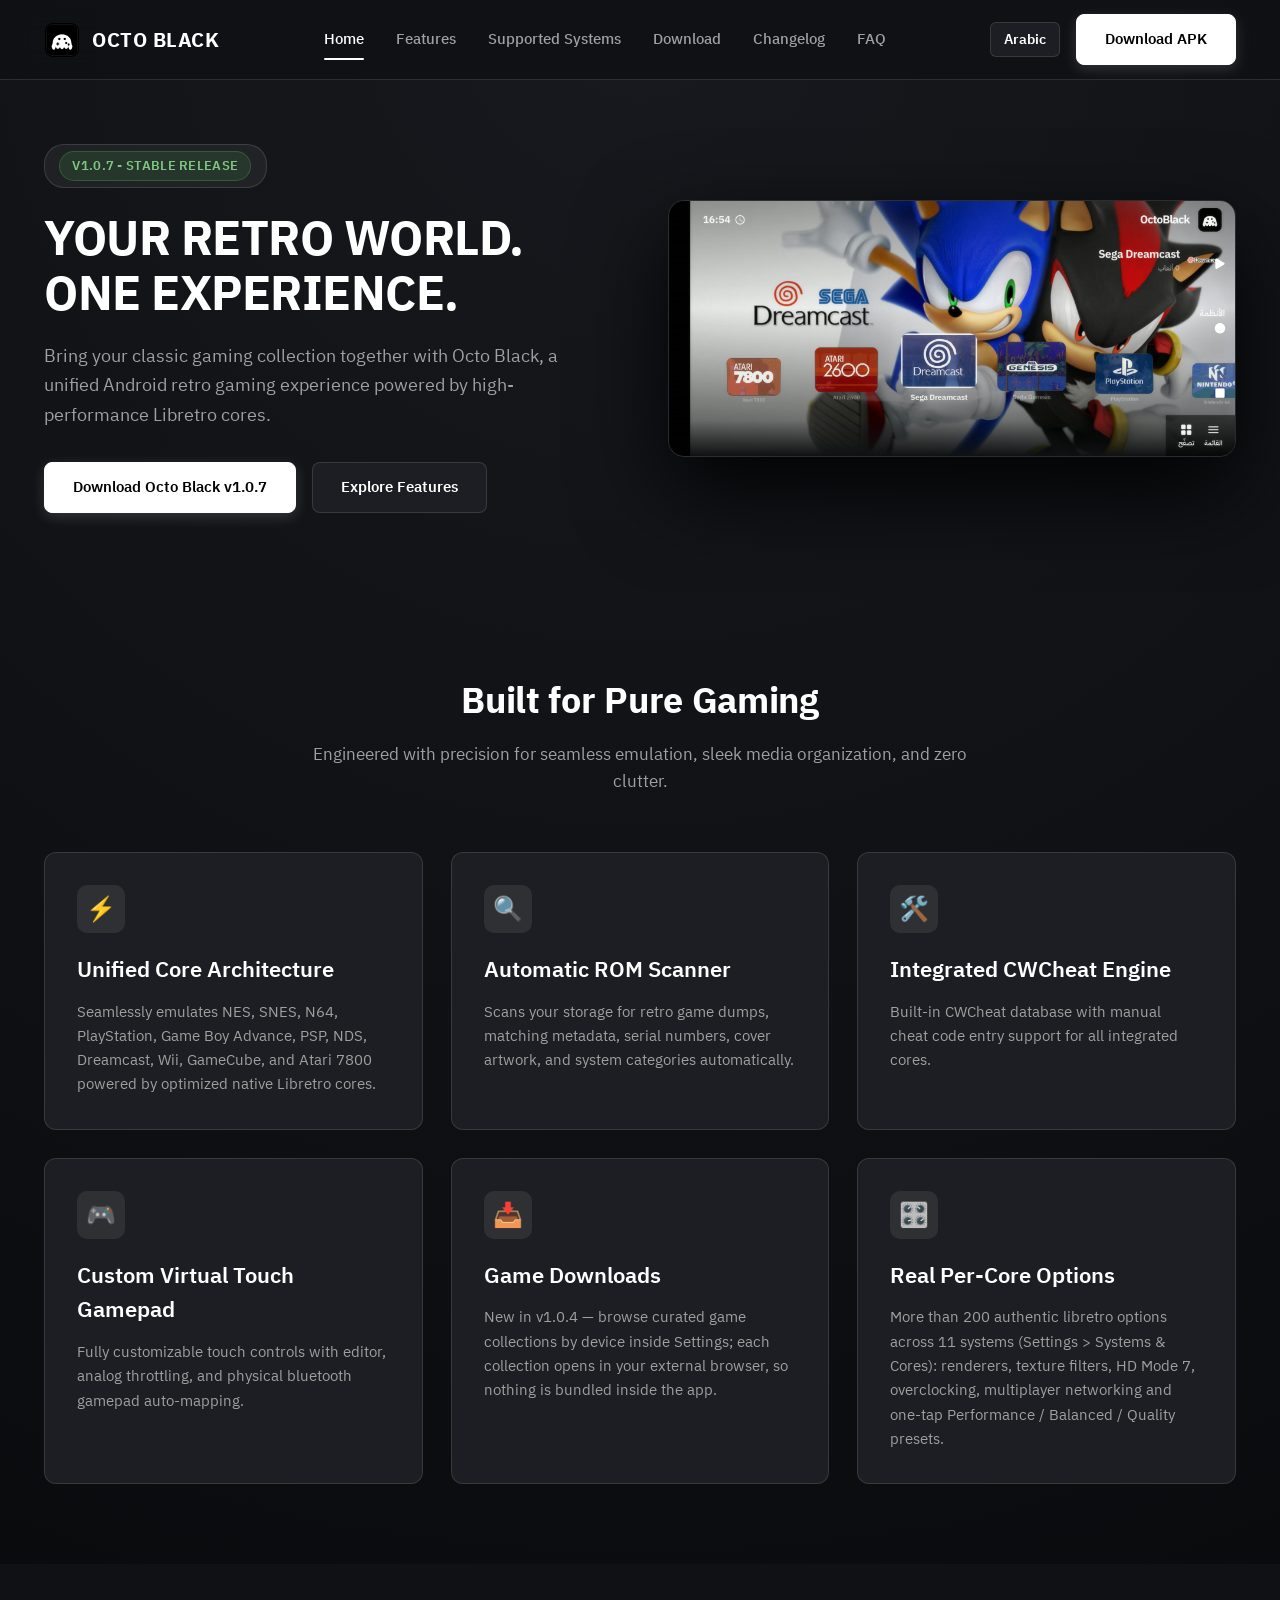
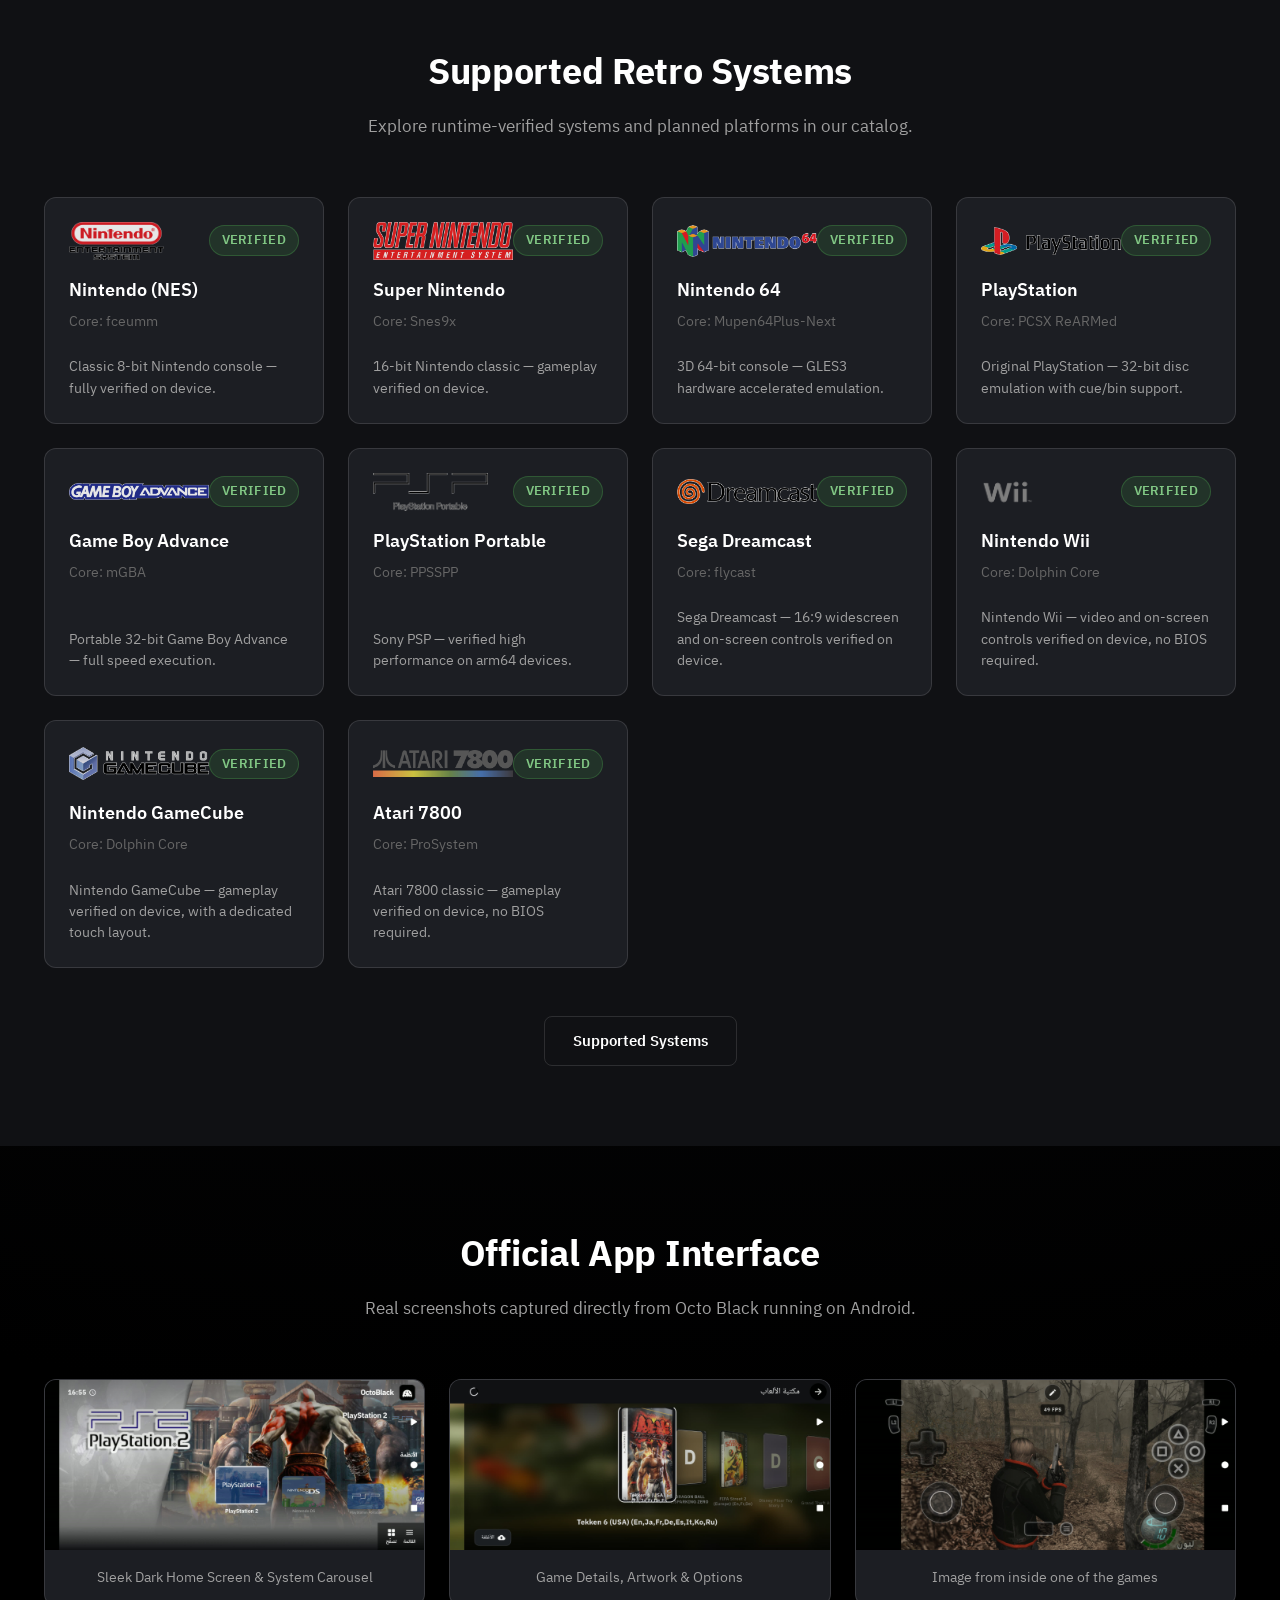
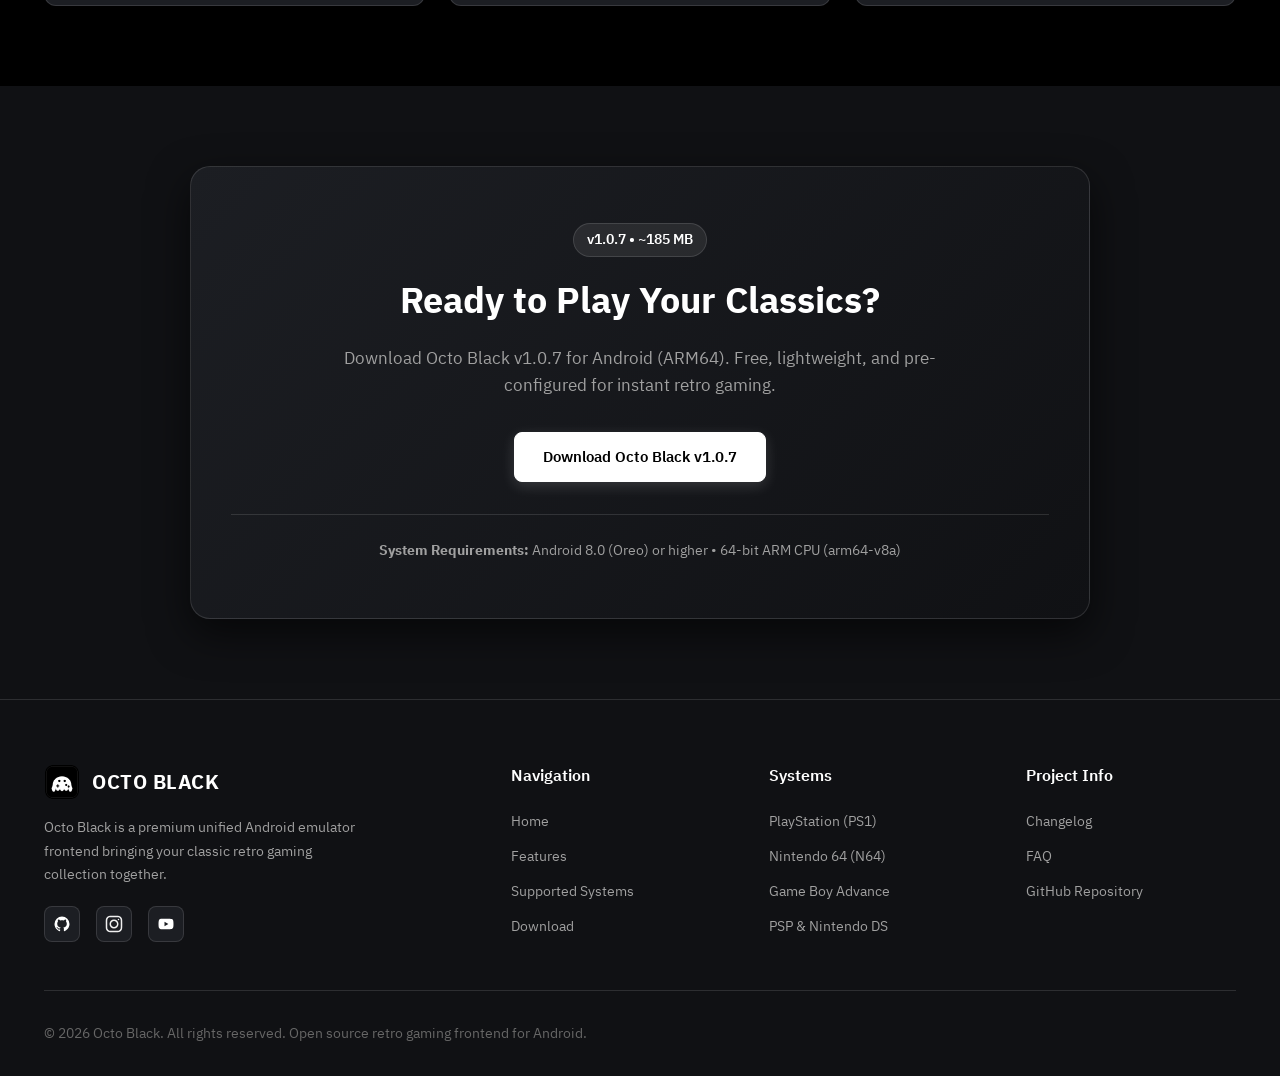
<file: index.html>
<!DOCTYPE html>
<html lang="en" dir="ltr">
<head>
  <meta charset="UTF-8">
  <meta name="viewport" content="width=device-width, initial-scale=1.0">
  <title>Octo Black — Official Unified Retro Gaming Frontend for Android</title>
  <meta name="description" content="Bring your classic retro gaming collection together with Octo Black v1.0.7. A unified Android frontend powered by high-performance Libretro cores.">
  <meta name="keywords" content="Octo Black, Android Emulator, Retro Gaming, Libretro, PS1 Emulator, GBA Emulator, N64 Emulator, PSP Emulator, Wii Emulator, GameCube Emulator, Atari 7800 Emulator, Android Frontend">

  <!-- Open Graph / Facebook -->
  <meta property="og:type" content="website">
  <meta property="og:title" content="Octo Black — Official Unified Retro Gaming Frontend">
  <meta property="og:description" content="Bring your classic retro gaming collection together with Octo Black. Unified Android frontend for NES, SNES, N64, PS1, GBA, PSP, NDS, Wii, GameCube, and Atari 7800.">
  <meta property="og:image" content="assets/images/introduction_images/1.jpg">
  <meta property="og:url" content="https://octoblack.app/">

  <!-- Twitter Card -->
  <meta name="twitter:card" content="summary_large_image">
  <meta name="twitter:title" content="Octo Black — Official Unified Retro Gaming Frontend">
  <meta name="twitter:description" content="Unified Android retro gaming experience powered by high-performance Libretro cores.">
  <meta name="twitter:image" content="assets/images/introduction_images/1.jpg">

  <!-- Favicon -->
  <link rel="icon" type="image/png" href="assets/systems_logos/my_logo/octoblack-logo.png">
  <link rel="manifest" href="manifest.webmanifest">
  <meta name="theme-color" content="#101114">

  <!-- Structured Data (SEO) -->
  <script type="application/ld+json">
  {
    "@context": "https://schema.org",
    "@type": "SoftwareApplication",
    "name": "Octo Black",
    "alternateName": "Octo Black Retro Emulator",
    "description": "Unified Android retro gaming frontend powered by high-performance Libretro cores, with NES, SNES, N64, PS1, GBA, PSP, NDS, Dreamcast, Wii, GameCube, and Atari 7800 support.",
    "applicationCategory": "GameApplication",
    "operatingSystem": "Android 8.0+",
    "softwareVersion": "1.0.7",
    "url": "https://octoblack.app/",
    "image": "https://octoblack.app/assets/images/promo_shot.jpg",
    "offers": {
      "@type": "Offer",
      "price": "0",
      "priceCurrency": "USD"
    }
  }
  </script>

  <!-- Stylesheet -->
  <link rel="stylesheet" href="css/style.css">
</head>
<body>

  <!-- Header / Navigation Bar -->
  <header class="navbar-header">
    <div class="container nav-container">
      <a href="index.html" class="brand-logo" aria-label="Octo Black Home">
        <img src="assets/systems_logos/my_logo/octoblack-logo.png" alt="Octo Black Logo" width="36" height="36">
        <span>OCTO BLACK</span>
      </a>

      <nav class="nav-menu" id="navMenu">
        <a href="index.html" class="nav-link active" data-i18n="nav_home">Home</a>
        <a href="features.html" class="nav-link" data-i18n="nav_features">Features</a>
        <a href="systems.html" class="nav-link" data-i18n="nav_systems">Supported Systems</a>
        <a href="download.html" class="nav-link" data-i18n="nav_download">Download</a>
        <a href="changelog.html" class="nav-link" data-i18n="nav_changelog">Changelog</a>
        <a href="faq.html" class="nav-link" data-i18n="nav_faq">FAQ</a>
      </nav>

      <div class="header-actions">
        <button class="lang-btn" aria-label="Switch Language">
          <span class="lang-btn-text">عربي</span>
        </button>
        <a href="download.html" class="btn btn-primary btn-sm github-dl-link" data-i18n="btn_download_apk">Download APK</a>
        <button class="mobile-toggle" id="mobileToggle" aria-label="Toggle navigation menu" aria-expanded="false">
          <span></span>
          <span></span>
          <span></span>
        </button>
      </div>
    </div>
  </header>

  <main>
    <!-- Hero Section -->
    <section class="hero-section">
      <div class="container hero-grid">
        <div class="hero-content">
          <div class="hero-tag">
            <span class="badge badge-status-supported" id="releaseStatusBadge">v1.0.7 Official Release</span>
          </div>
          <h1 class="hero-title" data-i18n="hero_title">YOUR RETRO WORLD. ONE EXPERIENCE.</h1>
          <p class="hero-description" data-i18n="hero_desc">
            Bring your classic gaming collection together with Octo Black, a unified Android retro gaming experience powered by high-performance Libretro cores.
          </p>
          <div class="hero-actions">
            <a href="download.html" class="btn btn-primary github-dl-link" data-i18n="hero_btn_download">Download Octo Black v1.0.7</a>
            <a href="features.html" class="btn btn-secondary" data-i18n="hero_btn_explore">Explore Features</a>
          </div>
        </div>

        <div class="hero-preview">
          <div class="hero-promo">
            <img src="assets/images/promo_shot.jpg" alt="Octo Black — all classic games in one app" loading="eager">
          </div>
        </div>
      </div>
    </section>

    <!-- Features Overview Section -->
    <section class="section">
      <div class="container">
        <div class="section-header">
          <h2 class="section-title" data-i18n="home_features_title">Built for Pure Gaming</h2>
          <p class="section-subtitle" data-i18n="home_features_subtitle">Engineered with precision for seamless emulation, sleek media organization, and zero clutter.</p>
        </div>

        <div class="grid-cards">
          <div class="card">
            <div class="card-icon">⚡</div>
            <h3 class="card-title" data-i18n="feat_1_title">Unified Core Architecture</h3>
            <p class="card-text" data-i18n="feat_1_desc">Seamlessly emulates NES, SNES, N64, PlayStation, Game Boy Advance, PSP, NDS, Dreamcast, Wii, GameCube, and Atari 7800 powered by optimized native Libretro cores.</p>
          </div>

          <div class="card">
            <div class="card-icon">🔍</div>
            <h3 class="card-title" data-i18n="feat_2_title">Automatic ROM Scanner</h3>
            <p class="card-text" data-i18n="feat_2_desc">Scans your storage for retro game dumps, matching metadata, serial numbers, cover artwork, and system categories automatically.</p>
          </div>

          <div class="card">
            <div class="card-icon">🛠️</div>
            <h3 class="card-title" data-i18n="feat_3_title">Integrated CWCheat Engine</h3>
            <p class="card-text" data-i18n="feat_3_desc">Built-in CWCheat database with manual cheat code entry support for all integrated cores.</p>
          </div>

          <div class="card">
            <div class="card-icon">🎮</div>
            <h3 class="card-title" data-i18n="feat_4_title">Custom Virtual Touch Gamepad</h3>
            <p class="card-text" data-i18n="feat_4_desc">Fully customizable touch controls with editor, analog throttling, and physical bluetooth gamepad auto-mapping.</p>
          </div>

          <div class="card">
            <div class="card-icon">📥</div>
            <h3 class="card-title" data-i18n="feat_5_title">Game Downloads</h3>
            <p class="card-text" data-i18n="feat_5_desc">New in v1.0.4 — browse curated game collections by device inside Settings; each collection opens in your external browser, so nothing is bundled inside the app.</p>
          </div>

          <div class="card">
            <div class="card-icon">🎛️</div>
            <h3 class="card-title" data-i18n="feat_6_title">Real Per-Core Options</h3>
            <p class="card-text" data-i18n="feat_6_desc">More than 200 authentic libretro options across 11 systems (Settings > Systems & Cores): renderers, texture filters, HD Mode 7, overclocking, multiplayer networking and one-tap Performance / Balanced / Quality presets.</p>
          </div>
        </div>
      </div>
    </section>

    <!-- Supported Systems Strip Section -->
    <section class="section" style="background-color: var(--bg-obsidian);">
      <div class="container">
        <div class="section-header">
          <h2 class="section-title" data-i18n="home_systems_title">Supported Retro Systems</h2>
          <p class="section-subtitle" data-i18n="home_systems_subtitle">Explore runtime-verified systems and planned platforms in our catalog.</p>
        </div>

        <div class="systems-grid">
          <!-- NES -->
          <div class="system-card">
            <div class="system-card-header">
              <img src="assets/systems_logos/Consoles/Nintendo Entertainment System.png" alt="NES Logo" class="system-logo" loading="lazy">
              <span class="badge badge-status-supported">Verified</span>
            </div>
            <h3 class="system-name">Nintendo (NES)</h3>
            <div class="system-engine">Core: fceumm</div>
            <p class="system-desc">Classic 8-bit Nintendo console — fully verified on device.</p>
          </div>

          <!-- SNES -->
          <div class="system-card">
            <div class="system-card-header">
              <img src="assets/systems_logos/Consoles/Super Nintendo Entertainment System.png" alt="SNES Logo" class="system-logo" loading="lazy">
              <span class="badge badge-status-supported">Verified</span>
            </div>
            <h3 class="system-name">Super Nintendo</h3>
            <div class="system-engine">Core: Snes9x</div>
            <p class="system-desc">16-bit Nintendo classic — gameplay verified on device.</p>
          </div>

          <!-- N64 -->
          <div class="system-card">
            <div class="system-card-header">
              <img src="assets/systems_logos/Consoles/Nintendo 64.png" alt="N64 Logo" class="system-logo" loading="lazy">
              <span class="badge badge-status-supported">Verified</span>
            </div>
            <h3 class="system-name">Nintendo 64</h3>
            <div class="system-engine">Core: Mupen64Plus-Next</div>
            <p class="system-desc">3D 64-bit console — GLES3 hardware accelerated emulation.</p>
          </div>

          <!-- PS1 -->
          <div class="system-card">
            <div class="system-card-header">
              <img src="assets/systems_logos/Consoles/Sony Playstation.png" alt="PS1 Logo" class="system-logo" loading="lazy">
              <span class="badge badge-status-supported">Verified</span>
            </div>
            <h3 class="system-name">PlayStation</h3>
            <div class="system-engine">Core: PCSX ReARMed</div>
            <p class="system-desc">Original PlayStation — 32-bit disc emulation with cue/bin support.</p>
          </div>

          <!-- GBA -->
          <div class="system-card">
            <div class="system-card-header">
              <img src="assets/systems_logos/Handhelds/Nintendo Game Boy Advance.png" alt="GBA Logo" class="system-logo" loading="lazy">
              <span class="badge badge-status-supported">Verified</span>
            </div>
            <h3 class="system-name">Game Boy Advance</h3>
            <div class="system-engine">Core: mGBA</div>
            <p class="system-desc">Portable 32-bit Game Boy Advance — full speed execution.</p>
          </div>

          <!-- PSP -->
          <div class="system-card">
            <div class="system-card-header">
              <img src="assets/systems_logos/Handhelds/Sony PSP.png" alt="PSP Logo" class="system-logo" loading="lazy">
              <span class="badge badge-status-supported">Verified</span>
            </div>
            <h3 class="system-name">PlayStation Portable</h3>
            <div class="system-engine">Core: PPSSPP</div>
            <p class="system-desc">Sony PSP — verified high performance on arm64 devices.</p>
          </div>

          <!-- Dreamcast -->
          <div class="system-card">
            <div class="system-card-header">
              <img src="assets/systems_logos/Consoles/Sega Dreamcast.png" alt="Dreamcast Logo" class="system-logo" loading="lazy">
              <span class="badge badge-status-supported">Verified</span>
            </div>
            <h3 class="system-name">Sega Dreamcast</h3>
            <div class="system-engine">Core: flycast</div>
            <p class="system-desc">Sega Dreamcast — 16:9 widescreen and on-screen controls verified on device.</p>
          </div>

          <!-- Nintendo Wii -->
          <div class="system-card">
            <div class="system-card-header">
              <img src="assets/systems_logos/Consoles/Nintendo Wii.png" alt="Nintendo Wii Logo" class="system-logo" loading="lazy">
              <span class="badge badge-status-supported">Verified</span>
            </div>
            <h3 class="system-name">Nintendo Wii</h3>
            <div class="system-engine">Core: Dolphin Core</div>
            <p class="system-desc">Nintendo Wii — video and on-screen controls verified on device, no BIOS required.</p>
          </div>

          <!-- Nintendo GameCube -->
          <div class="system-card">
            <div class="system-card-header">
              <img src="assets/systems_logos/Consoles/Nintendo GameCube.png" alt="GameCube Logo" class="system-logo" loading="lazy">
              <span class="badge badge-status-supported">Verified</span>
            </div>
            <h3 class="system-name">Nintendo GameCube</h3>
            <div class="system-engine">Core: Dolphin Core</div>
            <p class="system-desc">Nintendo GameCube — gameplay verified on device, with a dedicated touch layout.</p>
          </div>

          <!-- Atari 7800 -->
          <div class="system-card">
            <div class="system-card-header">
              <img src="assets/systems_logos/Consoles/Atari 7800.png" alt="Atari 7800 Logo" class="system-logo" loading="lazy">
              <span class="badge badge-status-supported">Verified</span>
            </div>
            <h3 class="system-name">Atari 7800</h3>
            <div class="system-engine">Core: ProSystem</div>
            <p class="system-desc">Atari 7800 classic — gameplay verified on device, no BIOS required.</p>
          </div>
        </div>

        <div style="text-align: center; margin-top: 3rem;">
          <a href="systems.html" class="btn btn-outline" data-i18n="nav_systems">View All Supported Systems</a>
        </div>
      </div>
    </section>

    <!-- App Screenshot Gallery Section -->
    <section class="section">
      <div class="container">
        <div class="section-header">
          <h2 class="section-title" data-i18n="gallery_title">Official App Interface</h2>
          <p class="section-subtitle" data-i18n="gallery_subtitle">Real screenshots captured directly from Octo Black running on Android.</p>
        </div>

        <div class="gallery-grid">
          <div class="gallery-item">
            <img src="assets/images/introduction_images/1.jpg" alt="Octo Black Home Interface" loading="lazy">
            <div class="gallery-caption" data-i18n="cap_1">Sleek Dark Home Screen & System Carousel</div>
          </div>
          <div class="gallery-item">
            <img src="assets/images/introduction_images/2.jpg" alt="Octo Black Game Details" loading="lazy">
            <div class="gallery-caption" data-i18n="cap_2">Game Details, Artwork & Options</div>
          </div>
          <div class="gallery-item">
            <img src="assets/images/introduction_images/3.jpg" alt="Octo Black Game Image" loading="lazy">
            <div class="gallery-caption" data-i18n="cap_3">Image from inside one of the games</div>
          </div>
        </div>
      </div>
    </section>

    <!-- Download Section -->
    <section class="section" style="background-color: var(--bg-obsidian);">
      <div class="container">
        <div class="download-card">
          <div class="download-version-tag">
            <span id="releaseVersionTag">v1.0.7</span> • <span id="releaseFileSize">~185 MB</span>
          </div>
          <h2 class="download-title" data-i18n="home_dl_title">Ready to Play Your Classics?</h2>
          <p class="download-desc" data-i18n="home_dl_desc">Download Octo Black v1.0.7 for Android (ARM64). Free, lightweight, and pre-configured for instant retro gaming.</p>
          <a href="download.html" class="btn btn-primary github-dl-link" data-i18n="hero_btn_download">Download Octo Black v1.0.7</a>

          <div class="download-details-meta">
            <div><strong data-i18n="dl_req_title">System Requirements:</strong> <span data-i18n="dl_req_desc">Android 8.0 (Oreo) or higher • 64-bit ARM CPU</span></div>
          </div>
        </div>
      </div>
    </section>
  </main>

  <!-- Footer -->
  <footer class="site-footer">
    <div class="container">
      <div class="footer-grid">
        <div class="footer-brand">
          <a href="index.html" class="brand-logo">
            <img src="assets/systems_logos/my_logo/octoblack-logo.png" alt="Octo Black Logo" width="32" height="32">
            <span>OCTO BLACK</span>
          </a>
          <p data-i18n="footer_brand_desc">Octo Black is a premium unified Android emulator frontend bringing your classic retro gaming collection together.</p>
          <div class="footer-socials">
            <a href="https://github.com/Amoryali" target="_blank" rel="noopener" class="social-icon-btn" aria-label="GitHub">
              <img src="assets/social_icons/github.svg" alt="GitHub">
            </a>
            <a href="https://www.instagram.com/myrfrom?srtk=Mzdta2xtb2s0b3Fm" target="_blank" rel="noopener" class="social-icon-btn" aria-label="Instagram">
              <img src="assets/social_icons/instagram.svg" alt="Instagram">
            </a>
            <a href="https://youtube.com/channel/UCutpQIZnSYwFtRx-Si81dyA?si=pm8Lg8wilTG5rKVc" target="_blank" rel="noopener" class="social-icon-btn" aria-label="YouTube">
              <img src="assets/social_icons/youtube.svg" alt="YouTube">
            </a>
          </div>
        </div>

        <div>
          <h4 class="footer-title" data-i18n="footer_heading_navigation">Navigation</h4>
          <div class="footer-links">
            <a href="index.html" data-i18n="nav_home">Home</a>
            <a href="features.html" data-i18n="nav_features">Features</a>
            <a href="systems.html" data-i18n="nav_systems">Supported Systems</a>
            <a href="download.html" data-i18n="nav_download">Download</a>
          </div>
        </div>

        <div>
          <h4 class="footer-title" data-i18n="footer_heading_systems">Systems</h4>
          <div class="footer-links">
            <a href="systems.html">PlayStation (PS1)</a>
            <a href="systems.html">Nintendo 64 (N64)</a>
            <a href="systems.html">Game Boy Advance</a>
            <a href="systems.html">PSP & Nintendo DS</a>
          </div>
        </div>

        <div>
          <h4 class="footer-title" data-i18n="footer_heading_project">Project Info</h4>
          <div class="footer-links">
            <a href="changelog.html" data-i18n="nav_changelog">Changelog</a>
            <a href="faq.html" data-i18n="nav_faq">FAQ</a>
            <a href="https://github.com/Amoryali" target="_blank" rel="noopener" data-i18n="footer_link_github">GitHub Repository</a>
          </div>
        </div>
      </div>

      <div class="footer-bottom">
        <div data-i18n="footer_copyright">© 2026 Octo Black. All rights reserved. Open source retro gaming frontend for Android.</div>
      </div>
    </div>
  </footer>

  <!-- JavaScript Scripts -->
  <script src="js/translations.js"></script>
  <script src="js/i18n.js"></script>
  <script src="js/main.js"></script>
  <script src="js/github-release.js"></script>
</body>
</html>
</file>
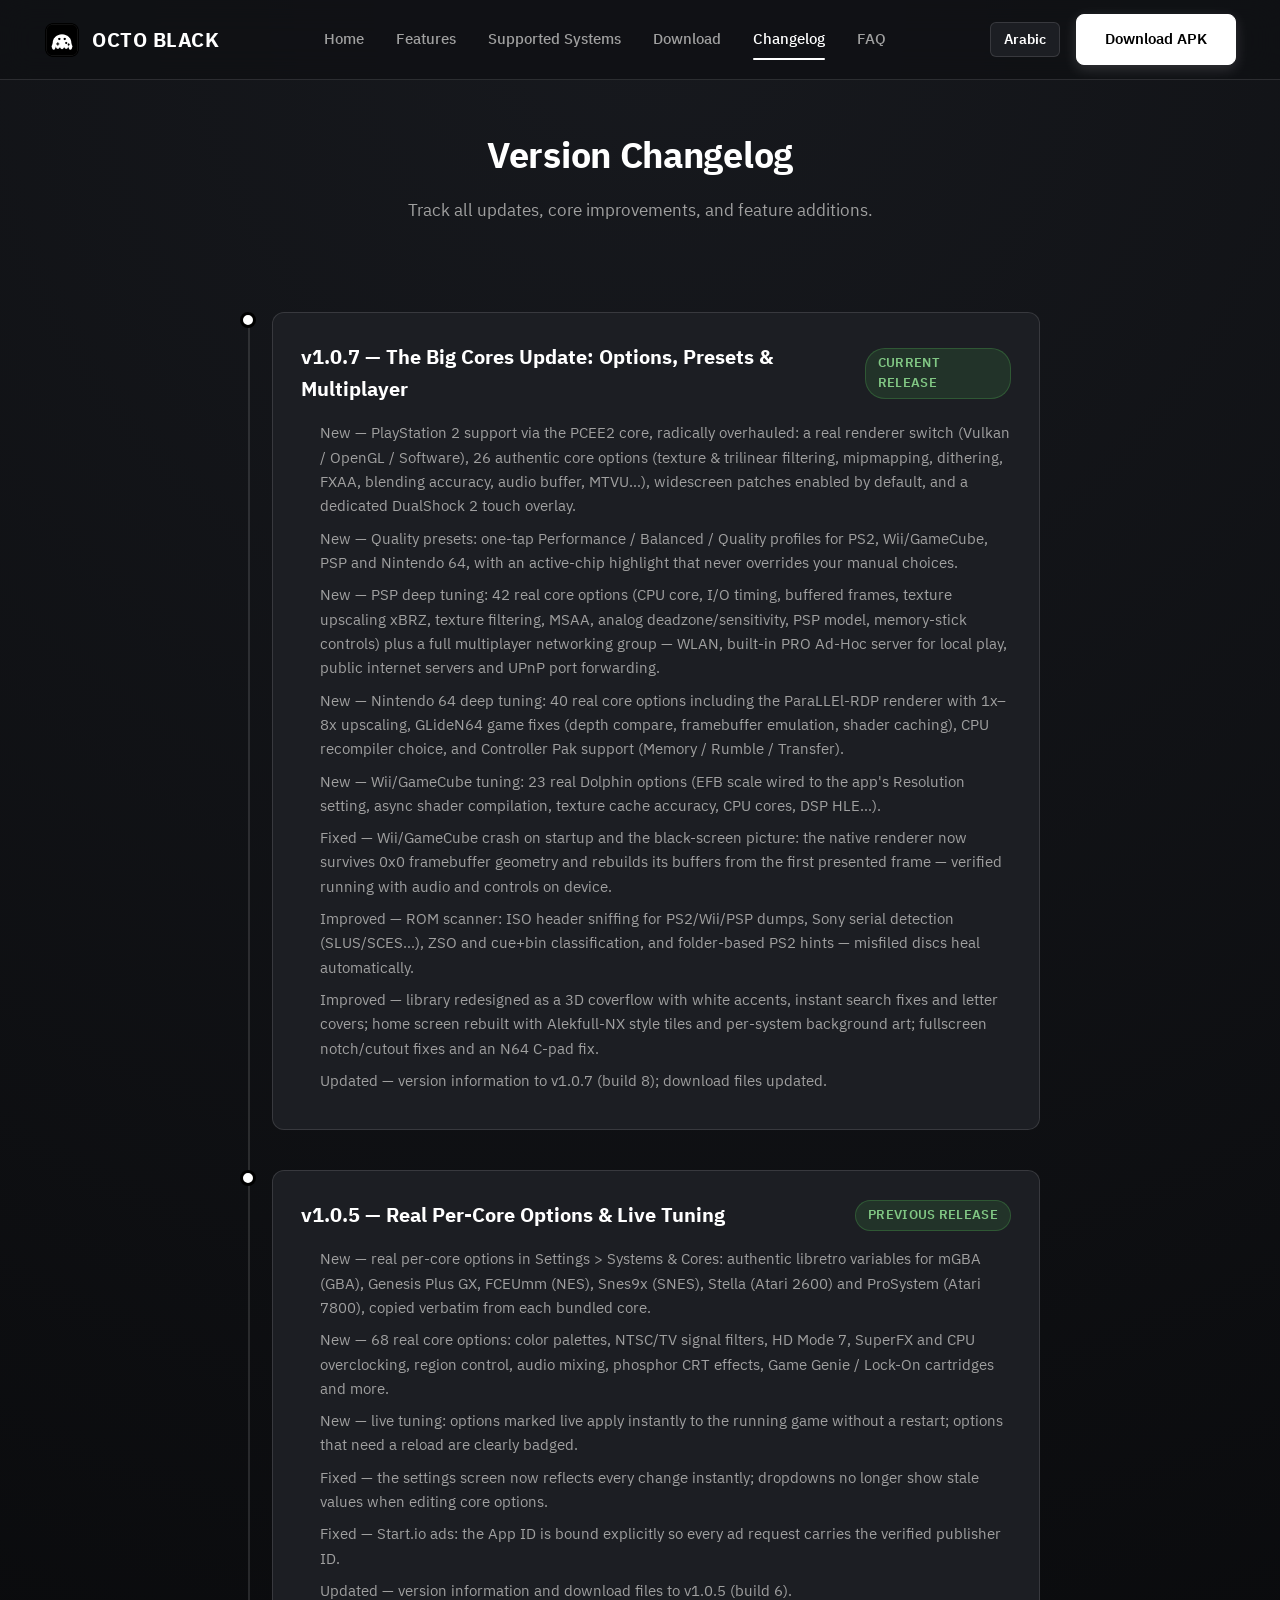
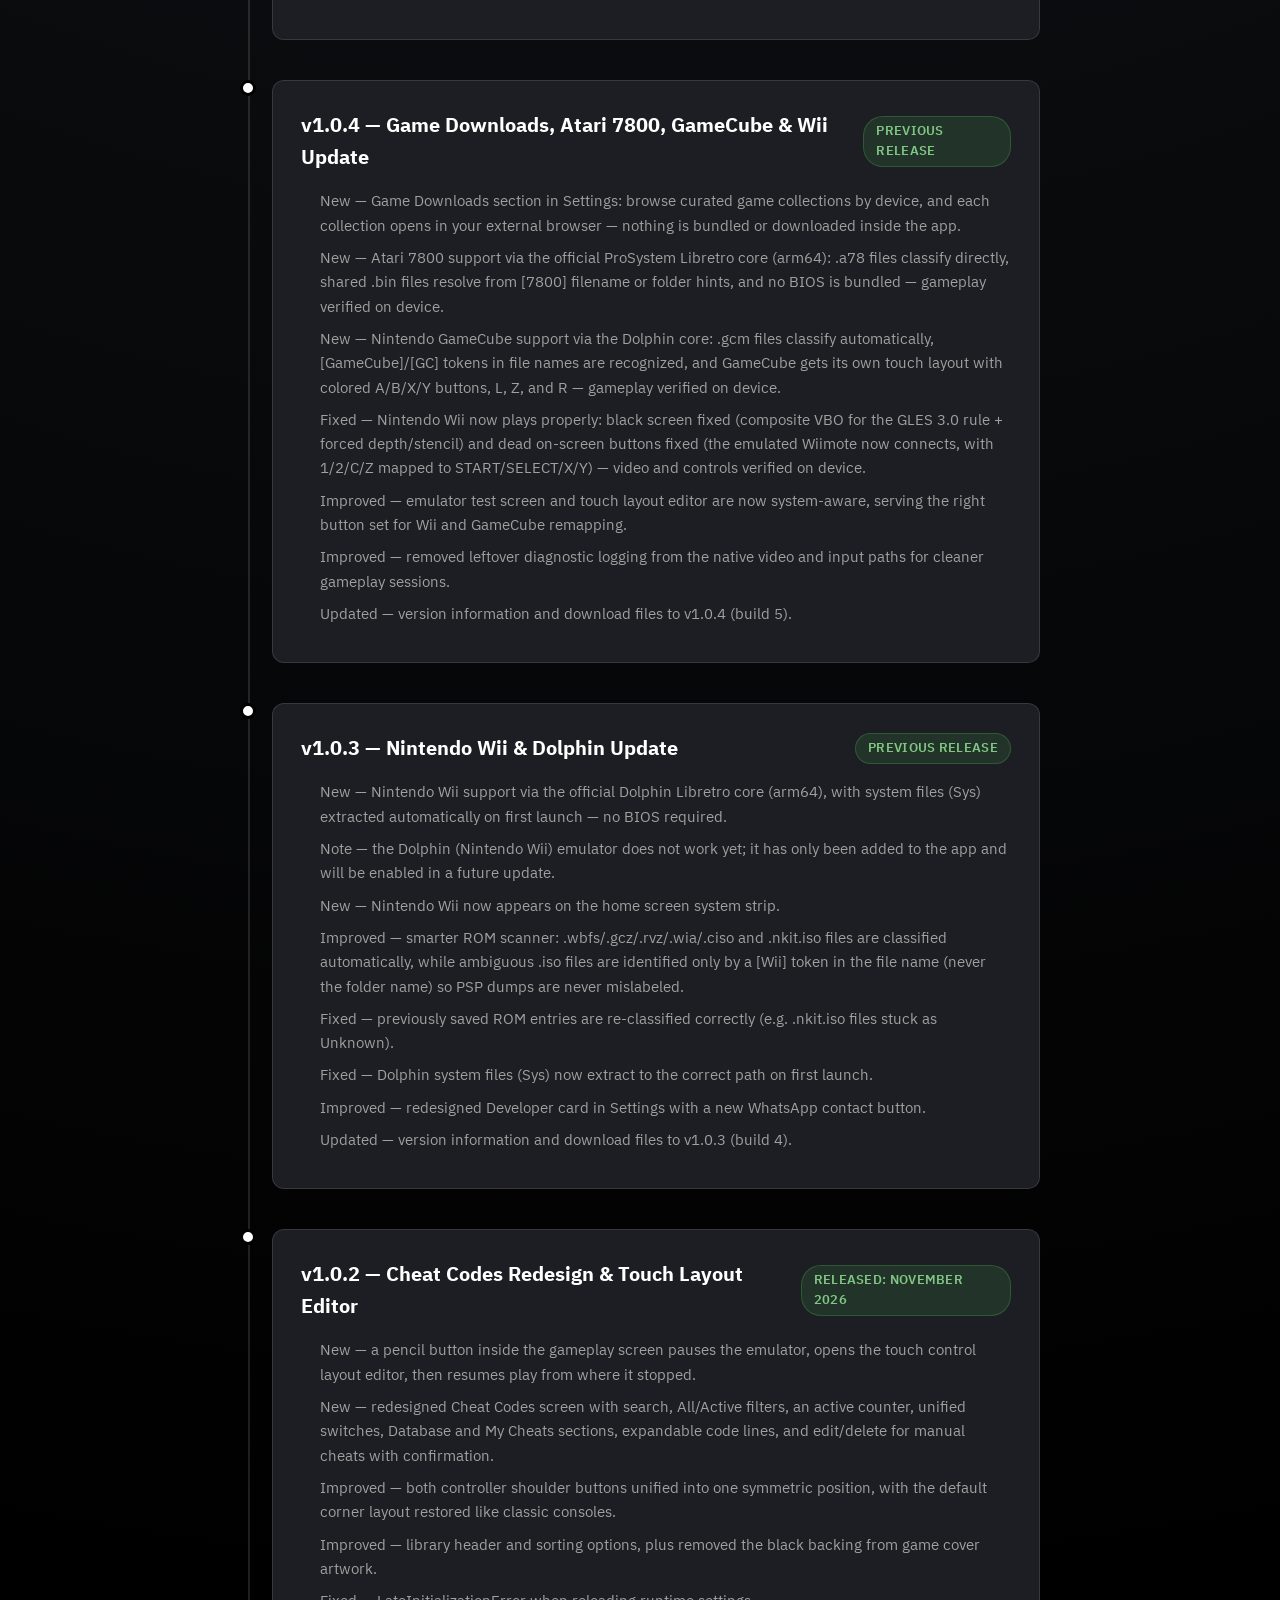
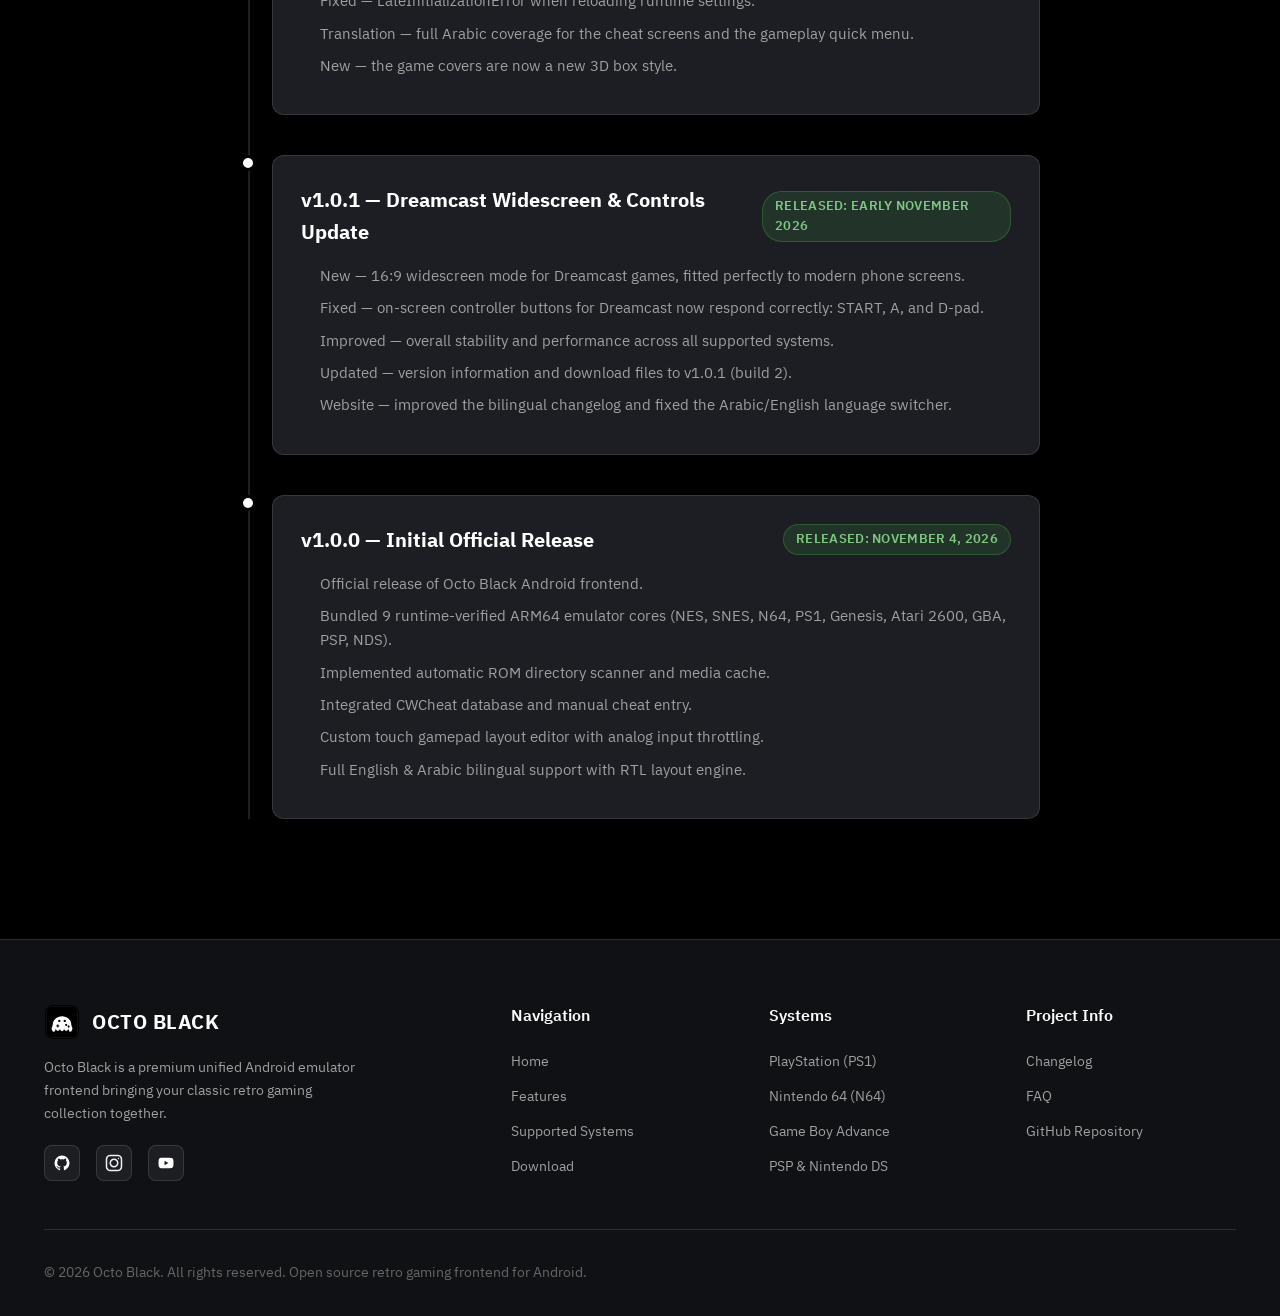
<file: changelog.html>
<!DOCTYPE html>
<html lang="en" dir="ltr">
<head>
  <meta charset="UTF-8">
  <meta name="viewport" content="width=device-width, initial-scale=1.0">
  <title>Changelog — Octo Black Version History</title>
  <meta name="description" content="View the full changelog and release history of Octo Black Android emulator.">

  <link rel="icon" type="image/png" href="assets/systems_logos/my_logo/octoblack-logo.png">
  <link rel="manifest" href="manifest.webmanifest">
  <meta name="theme-color" content="#101114">
  <link rel="stylesheet" href="css/style.css">
</head>
<body>

  <!-- Header / Navigation Bar -->
  <header class="navbar-header">
    <div class="container nav-container">
      <a href="index.html" class="brand-logo" aria-label="Octo Black Home">
        <img src="assets/systems_logos/my_logo/octoblack-logo.png" alt="Octo Black Logo" width="36" height="36">
        <span>OCTO BLACK</span>
      </a>

      <nav class="nav-menu" id="navMenu">
        <a href="index.html" class="nav-link" data-i18n="nav_home">Home</a>
        <a href="features.html" class="nav-link" data-i18n="nav_features">Features</a>
        <a href="systems.html" class="nav-link" data-i18n="nav_systems">Supported Systems</a>
        <a href="download.html" class="nav-link" data-i18n="nav_download">Download</a>
        <a href="changelog.html" class="nav-link active" data-i18n="nav_changelog">Changelog</a>
        <a href="faq.html" class="nav-link" data-i18n="nav_faq">FAQ</a>
      </nav>

      <div class="header-actions">
        <button class="lang-btn" aria-label="Switch Language">
          <span class="lang-btn-text">عربي</span>
        </button>
        <a href="download.html" class="btn btn-primary btn-sm github-dl-link" data-i18n="btn_download_apk">Download APK</a>
        <button class="mobile-toggle" id="mobileToggle" aria-label="Toggle navigation menu" aria-expanded="false">
          <span></span>
          <span></span>
          <span></span>
        </button>
      </div>
    </div>
  </header>

  <main>
    <!-- Page Header -->
    <section class="section" style="padding-top: calc(var(--header-height) + 3rem); padding-bottom: 2rem;">
      <div class="container">
        <div class="section-header">
          <h1 class="section-title" data-i18n="page_changelog_title">Version Changelog</h1>
          <p class="section-subtitle" data-i18n="page_changelog_subtitle">Track all updates, core improvements, and feature additions.</p>
        </div>
      </div>
    </section>

    <!-- Timeline Section -->
    <section class="section" style="padding-top: 0;">
      <div class="container">
        <div class="timeline">
          <!-- Release v1.0.7 -->
          <div class="timeline-item">
            <div class="timeline-badge"></div>
            <div class="timeline-card">
              <div class="timeline-version">
                <h2 class="timeline-title" data-i18n="v107_title">v1.0.7 — The Big Cores Update: Options, Presets & Multiplayer</h2>
                <span class="badge badge-status-supported" data-i18n="v107_date">Current Release</span>
              </div>
              <ul class="timeline-list">
                <li data-i18n="v107_item_1">New — PlayStation 2 support via the PCEE2 core, radically overhauled: a real renderer switch (Vulkan / OpenGL / Software), 26 authentic core options (texture & trilinear filtering, mipmapping, dithering, FXAA, blending accuracy, audio buffer, MTVU…), widescreen patches enabled by default, and a dedicated DualShock 2 touch overlay.</li>
                <li data-i18n="v107_item_2">New — Quality presets: one-tap Performance / Balanced / Quality profiles for PS2, Wii/GameCube, PSP and Nintendo 64, with an active-chip highlight that never overrides your manual choices.</li>
                <li data-i18n="v107_item_3">New — PSP deep tuning: 42 real core options (CPU core, I/O timing, buffered frames, texture upscaling xBRZ, texture filtering, MSAA, analog deadzone/sensitivity, PSP model, memory-stick controls) plus a full multiplayer networking group — WLAN, built-in PRO Ad-Hoc server for local play, public internet servers and UPnP port forwarding.</li>
                <li data-i18n="v107_item_4">New — Nintendo 64 deep tuning: 40 real core options including the ParaLLEl-RDP renderer with 1x–8x upscaling, GLideN64 game fixes (depth compare, framebuffer emulation, shader caching), CPU recompiler choice, and Controller Pak support (Memory / Rumble / Transfer).</li>
                <li data-i18n="v107_item_5">New — Wii/GameCube tuning: 23 real Dolphin options (EFB scale wired to the app's Resolution setting, async shader compilation, texture cache accuracy, CPU cores, DSP HLE…).</li>
                <li data-i18n="v107_item_6">Fixed — Wii/GameCube crash on startup and the black-screen picture: the native renderer now survives 0x0 framebuffer geometry and rebuilds its buffers from the first presented frame — verified running with audio and controls on device.</li>
                <li data-i18n="v107_item_7">Improved — ROM scanner: ISO header sniffing for PS2/Wii/PSP dumps, Sony serial detection (SLUS/SCES…), ZSO and cue+bin classification, and folder-based PS2 hints — misfiled discs heal automatically.</li>
                <li data-i18n="v107_item_8">Improved — library redesigned as a 3D coverflow with white accents, instant search fixes and letter covers; home screen rebuilt with Alekfull-NX style tiles and per-system background art; fullscreen notch/cutout fixes and an N64 C-pad fix.</li>
                <li data-i18n="v107_item_9">Updated — version information to v1.0.7 (build 8); download files updated.</li>
              </ul>
            </div>
          </div>
          <!-- Release v1.0.5 -->
          <div class="timeline-item">
            <div class="timeline-badge"></div>
            <div class="timeline-card">
              <div class="timeline-version">
                <h2 class="timeline-title" data-i18n="v105_title">v1.0.5 — Real Per-Core Options & Live Tuning</h2>
                <span class="badge badge-status-supported" data-i18n="v105_date">Previous Release</span>
              </div>
              <ul class="timeline-list">
                <li data-i18n="v105_item_1">New — real per-core options in Settings > Systems & Cores: authentic libretro variables for mGBA (GBA), Genesis Plus GX, FCEUmm (NES), Snes9x (SNES), Stella (Atari 2600) and ProSystem (Atari 7800), copied verbatim from each bundled core.</li>
                <li data-i18n="v105_item_2">New — 68 real core options: color palettes, NTSC/TV signal filters, HD Mode 7, SuperFX and CPU overclocking, region control, audio mixing, phosphor CRT effects, Game Genie / Lock-On cartridges and more.</li>
                <li data-i18n="v105_item_3">New — live tuning: options marked live apply instantly to the running game without a restart; options that need a reload are clearly badged.</li>
                <li data-i18n="v105_item_4">Fixed — the settings screen now reflects every change instantly; dropdowns no longer show stale values when editing core options.</li>
                <li data-i18n="v105_item_5">Fixed — Start.io ads: the App ID is bound explicitly so every ad request carries the verified publisher ID.</li>
                <li data-i18n="v105_item_6">Updated — version information and download files to v1.0.5 (build 6).</li>
              </ul>
            </div>
          </div>
          <!-- Release v1.0.4 -->
          <div class="timeline-item">
            <div class="timeline-badge"></div>
            <div class="timeline-card">
              <div class="timeline-version">
                <h2 class="timeline-title" data-i18n="v104_title">v1.0.4 — Game Downloads, Atari 7800, GameCube & Wii Update</h2>
                <span class="badge badge-status-supported" data-i18n="v104_date">Previous Release</span>
              </div>
              <ul class="timeline-list">
                <li data-i18n="v104_item_1">New — Game Downloads section in Settings: browse curated game collections by device, and each collection opens in your external browser — nothing is bundled or downloaded inside the app.</li>
                <li data-i18n="v104_item_2">New — Atari 7800 support via the official ProSystem Libretro core (arm64): .a78 files classify directly, shared .bin files resolve from [7800] filename or folder hints, and no BIOS is bundled — gameplay verified on device.</li>
                <li data-i18n="v104_item_3">New — Nintendo GameCube support via the Dolphin core: .gcm files classify automatically, [GameCube]/[GC] tokens in file names are recognized, and GameCube gets its own touch layout with colored A/B/X/Y buttons, L, Z, and R — gameplay verified on device.</li>
                <li data-i18n="v104_item_4">Fixed — Nintendo Wii now plays properly: black screen fixed (composite VBO for the GLES 3.0 rule + forced depth/stencil) and dead on-screen buttons fixed (the emulated Wiimote now connects, with 1/2/C/Z mapped to START/SELECT/X/Y) — video and controls verified on device.</li>
                <li data-i18n="v104_item_5">Improved — emulator test screen and touch layout editor are now system-aware, serving the right button set for Wii and GameCube remapping.</li>
                <li data-i18n="v104_item_6">Improved — removed leftover diagnostic logging from the native video and input paths for cleaner gameplay sessions.</li>
                <li data-i18n="v104_item_7">Updated — version information and download files to v1.0.4 (build 5).</li>
              </ul>
            </div>
          </div>
          <!-- Release v1.0.3 -->
          <div class="timeline-item">
            <div class="timeline-badge"></div>
            <div class="timeline-card">
              <div class="timeline-version">
                <h2 class="timeline-title" data-i18n="v103_title">v1.0.3 — Nintendo Wii & Dolphin Update</h2>
                <span class="badge badge-status-supported" data-i18n="v103_date">Previous Release</span>
              </div>
              <ul class="timeline-list">
                <li data-i18n="v103_item_1">New — Nintendo Wii support via the official Dolphin Libretro core (arm64), with system files (Sys) extracted automatically on first launch — no BIOS required.</li>
                <li data-i18n="v103_item_8">Note — the Dolphin (Nintendo Wii) emulator does not work yet; it has only been added to the app and will be enabled in a future update.</li>
                <li data-i18n="v103_item_2">New — Nintendo Wii now appears on the home screen system strip.</li>
                <li data-i18n="v103_item_3">Improved — smarter ROM scanner: .wbfs/.gcz/.rvz/.wia/.ciso and .nkit.iso files are classified automatically, while ambiguous .iso files are identified only by a [Wii] token in the file name (never the folder name) so PSP dumps are never mislabeled.</li>
                <li data-i18n="v103_item_4">Fixed — previously saved ROM entries are re-classified correctly (e.g. .nkit.iso files stuck as Unknown).</li>
                <li data-i18n="v103_item_5">Fixed — Dolphin system files (Sys) now extract to the correct path on first launch.</li>
                <li data-i18n="v103_item_6">Improved — redesigned Developer card in Settings with a new WhatsApp contact button.</li>
                <li data-i18n="v103_item_7">Updated — version information and download files to v1.0.3 (build 4).</li>
              </ul>
            </div>
          </div>
          <!-- Release v1.0.2 -->
          <div class="timeline-item">
            <div class="timeline-badge"></div>
            <div class="timeline-card">
              <div class="timeline-version">
                <h2 class="timeline-title" data-i18n="v102_title">v1.0.2 — Cheat Codes Redesign & Touch Layout Editor</h2>
                <span class="badge badge-status-supported" data-i18n="v102_date">Released: November 2026</span>
              </div>
              <ul class="timeline-list">
                <li data-i18n="v102_item_1">New — a pencil button inside the gameplay screen pauses the emulator, opens the touch control layout editor, then resumes play from where it stopped.</li>
                <li data-i18n="v102_item_2">New — redesigned Cheat Codes screen with search, All/Active filters, an active counter, unified switches, Database and My Cheats sections, expandable code lines, and edit/delete for manual cheats with confirmation.</li>
                <li data-i18n="v102_item_3">Improved — both controller shoulder buttons unified into one symmetric position, with the default corner layout restored like classic consoles.</li>
                <li data-i18n="v102_item_4">Improved — library header and sorting options, plus removed the black backing from game cover artwork.</li>
                <li data-i18n="v102_item_5">Fixed — LateInitializationError when reloading runtime settings.</li>
                <li data-i18n="v102_item_6">Translation — full Arabic coverage for the cheat screens and the gameplay quick menu.</li>
                <li data-i18n="v102_item_7">New — the game covers are now a new 3D box style.</li>
              </ul>
            </div>
          </div>
          <!-- Release v1.0.1 -->
          <div class="timeline-item">
            <div class="timeline-badge"></div>
            <div class="timeline-card">
              <div class="timeline-version">
                <h2 class="timeline-title" data-i18n="v101_title">v1.0.1 — Dreamcast Widescreen & Controls Update</h2>
                <span class="badge badge-status-supported" data-i18n="v101_date">Released: Early November 2026</span>
              </div>
              <ul class="timeline-list">
                <li data-i18n="v101_item_1">New — 16:9 widescreen mode for Dreamcast games, fitted perfectly to modern phone screens.</li>
                <li data-i18n="v101_item_2">Fixed — on-screen controller buttons for Dreamcast now respond correctly: START, A, and D-pad.</li>
                <li data-i18n="v101_item_3">Improved — overall stability and performance across all supported systems.</li>
                <li data-i18n="v101_item_4">Updated — version information and download files to v1.0.1 (build 2).</li>
                <li data-i18n="v101_item_5">Website — improved the bilingual changelog and fixed the Arabic/English language switcher.</li>
              </ul>
            </div>
          </div>
          <!-- Release v1.0.0 -->
          <div class="timeline-item">
            <div class="timeline-badge"></div>
            <div class="timeline-card">
              <div class="timeline-version">
                <h2 class="timeline-title" data-i18n="v100_title">v1.0.0 — Initial Official Release</h2>
                <span class="badge badge-status-supported" data-i18n="v100_date">Released: November 4, 2026</span>
              </div>
              <ul class="timeline-list">
                <li data-i18n="v100_item_1">Official release of Octo Black Android frontend.</li>
                <li data-i18n="v100_item_2">Bundled 9 runtime-verified ARM64 emulator cores (NES, SNES, N64, PS1, Genesis, Atari 2600, GBA, PSP, NDS).</li>
                <li data-i18n="v100_item_3">Implemented automatic ROM directory scanner and media cache.</li>
                <li data-i18n="v100_item_4">Integrated CWCheat database and manual cheat entry.</li>
                <li data-i18n="v100_item_5">Custom touch gamepad layout editor with analog input throttling.</li>
                <li data-i18n="v100_item_6">Full English &amp; Arabic bilingual support with RTL layout engine.</li>
              </ul>
            </div>
          </div>
        </div>
      </div>
    </section>
  </main>

  <!-- Footer -->
  <footer class="site-footer">
    <div class="container">
      <div class="footer-grid">
        <div class="footer-brand">
          <a href="index.html" class="brand-logo">
            <img src="assets/systems_logos/my_logo/octoblack-logo.png" alt="Octo Black Logo" width="32" height="32">
            <span>OCTO BLACK</span>
          </a>
          <p data-i18n="footer_brand_desc">Octo Black is a premium unified Android emulator frontend bringing your classic retro gaming collection together.</p>
          <div class="footer-socials">
            <a href="https://github.com/Amoryali" target="_blank" rel="noopener" class="social-icon-btn" aria-label="GitHub">
              <img src="assets/social_icons/github.svg" alt="GitHub">
            </a>
            <a href="https://www.instagram.com/myrfrom?srtk=Mzdta2xtb2s0b3Fm" target="_blank" rel="noopener" class="social-icon-btn" aria-label="Instagram">
              <img src="assets/social_icons/instagram.svg" alt="Instagram">
            </a>
            <a href="https://youtube.com/channel/UCutpQIZnSYwFtRx-Si81dyA?si=pm8Lg8wilTG5rKVc" target="_blank" rel="noopener" class="social-icon-btn" aria-label="YouTube">
              <img src="assets/social_icons/youtube.svg" alt="YouTube">
            </a>
          </div>
        </div>

        <div>
          <h4 class="footer-title" data-i18n="footer_heading_navigation">Navigation</h4>
          <div class="footer-links">
            <a href="index.html" data-i18n="nav_home">Home</a>
            <a href="features.html" data-i18n="nav_features">Features</a>
            <a href="systems.html" data-i18n="nav_systems">Supported Systems</a>
            <a href="download.html" data-i18n="nav_download">Download</a>
          </div>
        </div>

        <div>
          <h4 class="footer-title" data-i18n="footer_heading_systems">Systems</h4>
          <div class="footer-links">
            <a href="systems.html">PlayStation (PS1)</a>
            <a href="systems.html">Nintendo 64 (N64)</a>
            <a href="systems.html">Game Boy Advance</a>
            <a href="systems.html">PSP & Nintendo DS</a>
          </div>
        </div>

        <div>
          <h4 class="footer-title" data-i18n="footer_heading_project">Project Info</h4>
          <div class="footer-links">
            <a href="changelog.html" data-i18n="nav_changelog">Changelog</a>
            <a href="faq.html" data-i18n="nav_faq">FAQ</a>
            <a href="https://github.com/Amoryali" target="_blank" rel="noopener" data-i18n="footer_link_github">GitHub Repository</a>
          </div>
        </div>
      </div>

      <div class="footer-bottom">
        <div data-i18n="footer_copyright">© 2026 Octo Black. All rights reserved. Open source retro gaming frontend for Android.</div>
      </div>
    </div>
  </footer>

  <!-- Scripts -->
  <script src="js/translations.js"></script>
  <script src="js/i18n.js"></script>
  <script src="js/main.js"></script>
  <script src="js/github-release.js"></script>
</body>
</html>
</file>
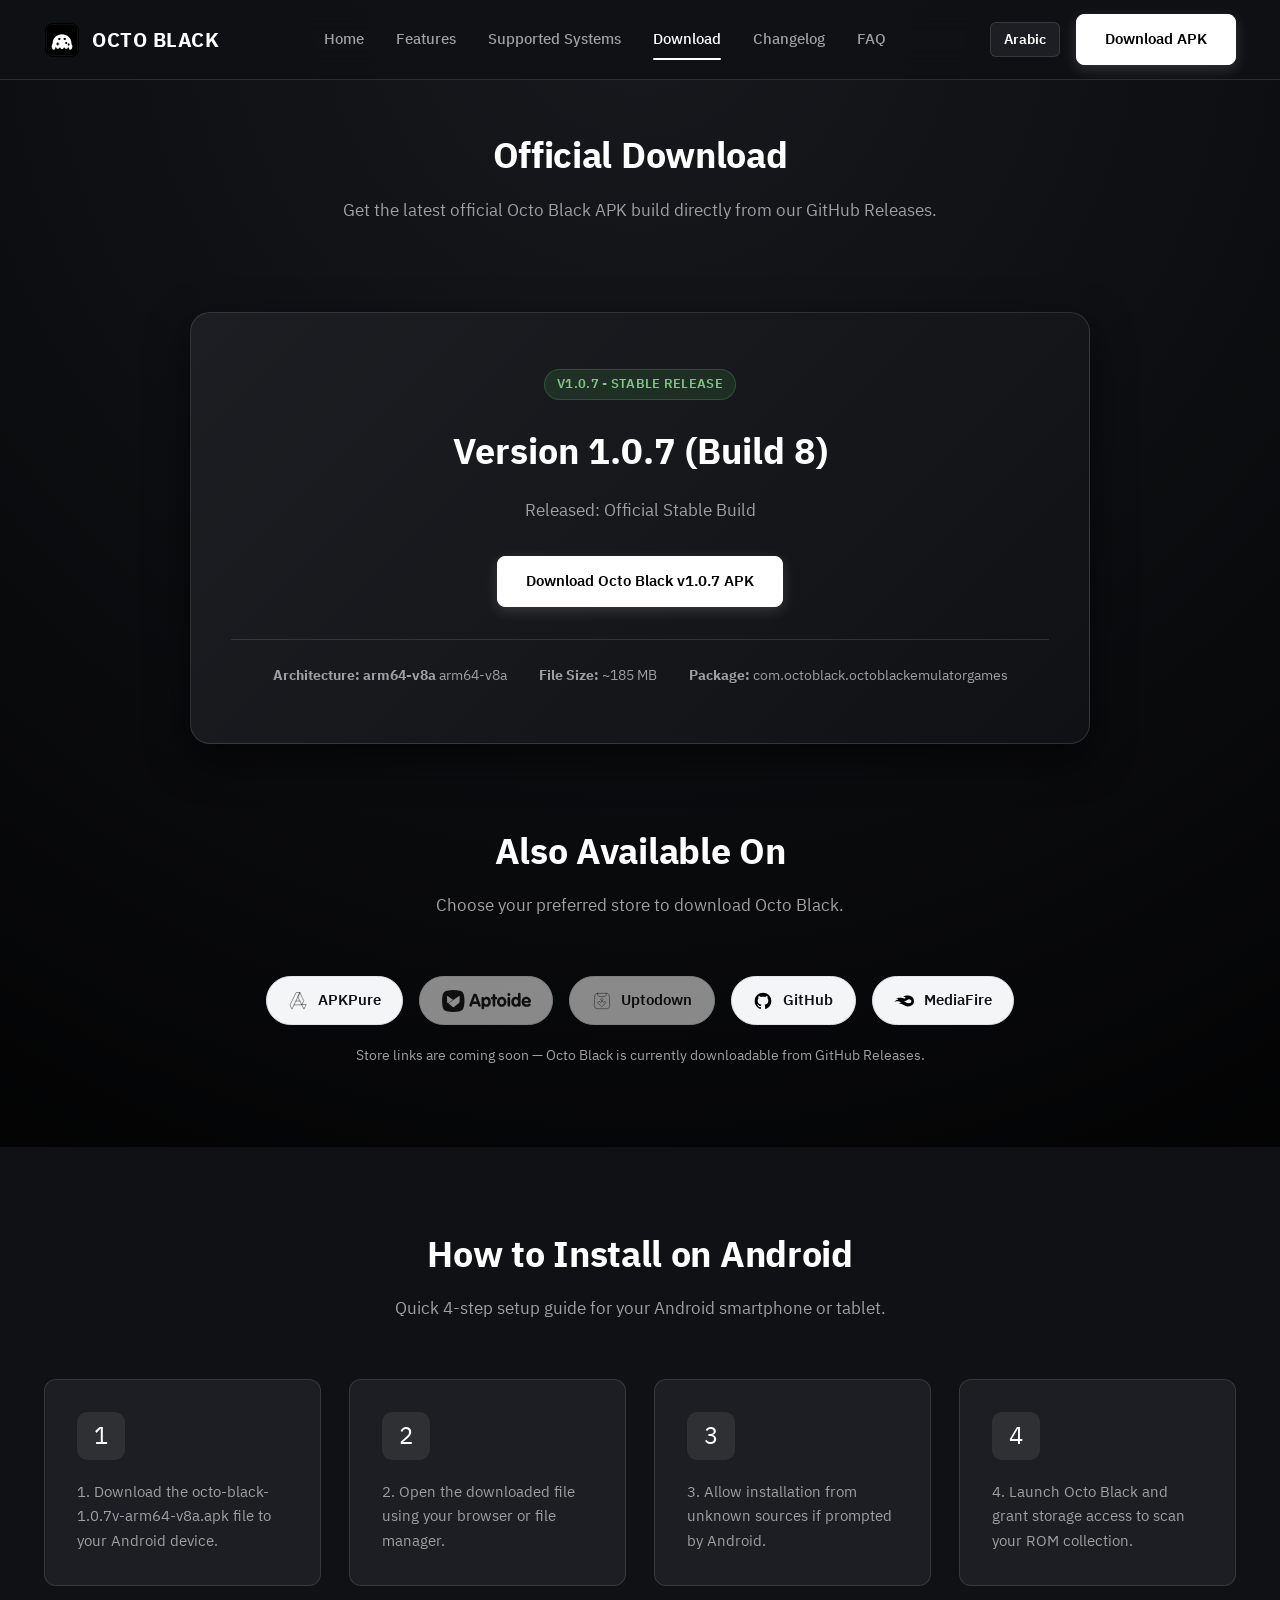
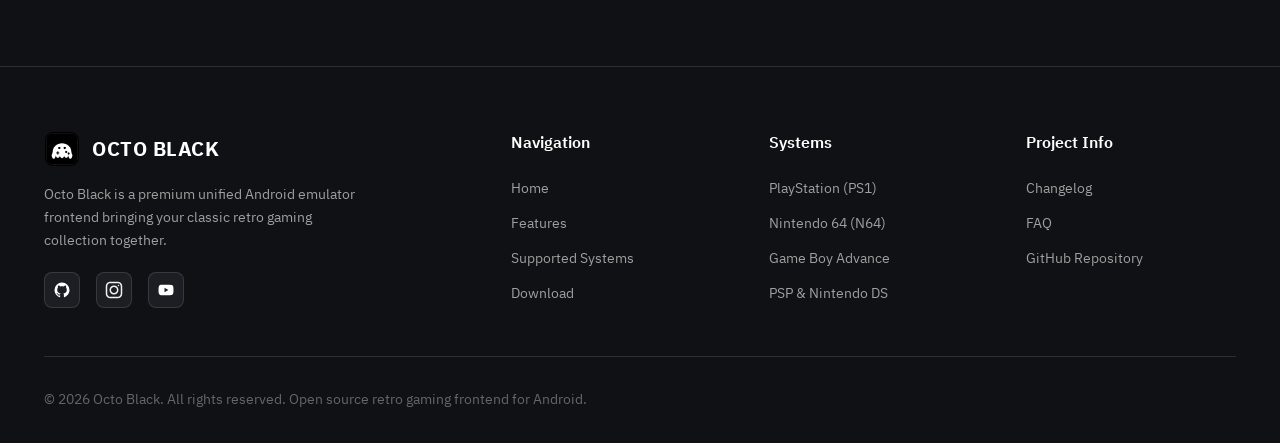
<file: download.html>
<!DOCTYPE html>
<html lang="en" dir="ltr">
<head>
  <meta charset="UTF-8">
  <meta name="viewport" content="width=device-width, initial-scale=1.0">
  <title>Download Octo Black v1.0.7 APK — Official Release</title>
  <meta name="description" content="Download the official Octo Black Android APK v1.0.7. Unified retro gaming emulator for Android 8.0+ arm64-v8a devices.">

  <link rel="icon" type="image/png" href="assets/systems_logos/my_logo/octoblack-logo.png">
  <link rel="manifest" href="manifest.webmanifest">
  <meta name="theme-color" content="#101114">
  <link rel="stylesheet" href="css/style.css">
</head>
<body>

  <!-- Header / Navigation Bar -->
  <header class="navbar-header">
    <div class="container nav-container">
      <a href="index.html" class="brand-logo" aria-label="Octo Black Home">
        <img src="assets/systems_logos/my_logo/octoblack-logo.png" alt="Octo Black Logo" width="36" height="36">
        <span>OCTO BLACK</span>
      </a>

      <nav class="nav-menu" id="navMenu">
        <a href="index.html" class="nav-link" data-i18n="nav_home">Home</a>
        <a href="features.html" class="nav-link" data-i18n="nav_features">Features</a>
        <a href="systems.html" class="nav-link" data-i18n="nav_systems">Supported Systems</a>
        <a href="download.html" class="nav-link active" data-i18n="nav_download">Download</a>
        <a href="changelog.html" class="nav-link" data-i18n="nav_changelog">Changelog</a>
        <a href="faq.html" class="nav-link" data-i18n="nav_faq">FAQ</a>
      </nav>

      <div class="header-actions">
        <button class="lang-btn" aria-label="Switch Language">
          <span class="lang-btn-text">عربي</span>
        </button>
        <a href="download.html" class="btn btn-primary btn-sm github-dl-link" data-i18n="btn_download_apk">Download APK</a>
        <button class="mobile-toggle" id="mobileToggle" aria-label="Toggle navigation menu" aria-expanded="false">
          <span></span>
          <span></span>
          <span></span>
        </button>
      </div>
    </div>
  </header>

  <main>
    <!-- Page Header -->
    <section class="section" style="padding-top: calc(var(--header-height) + 3rem); padding-bottom: 2rem;">
      <div class="container">
        <div class="section-header">
          <h1 class="section-title" data-i18n="page_dl_title">Official Download</h1>
          <p class="section-subtitle" data-i18n="page_dl_subtitle">Get the latest official Octo Black APK build directly from our GitHub Releases.</p>
        </div>
      </div>
    </section>

    <!-- Download Card Section -->
    <section class="section" style="padding-top: 0;">
      <div class="container">
        <div class="download-card">
          <span class="badge badge-status-supported" id="releaseStatusBadge" style="margin-bottom: 1.5rem;">v1.0.7 Available for Download</span>

          <h2 class="download-title" data-i18n="dl_card_version">Version 1.0.7 (Build 8)</h2>
          <p class="download-desc" data-i18n="dl_card_date">Official Stable Build for Android devices.</p>

          <div style="margin-bottom: 2rem;">
            <a href="https://github.com/Amoryali/octo-black-website/releases" class="btn btn-primary btn-lg github-dl-link" data-i18n="dl_card_btn">
              Download Octo Black v1.0.7 APK
            </a>
          </div>

          <div class="download-details-meta">
            <div><strong data-i18n="dl_card_arch">Architecture:</strong> arm64-v8a</div>
            <div><strong>File Size:</strong> <span id="releaseFileSize">~171 MB</span></div>
            <div><strong>Package:</strong> com.octoblack.octoblackemulatorgames</div>
          </div>
        </div>
      </div>
    </section>

    <!-- Alternative Stores Section -->
    <section class="section" style="padding-top: 0;">
      <div class="container">
        <div class="section-header">
          <h2 class="section-title" data-i18n="dl_stores_title">Also Available On</h2>
          <p class="section-subtitle" data-i18n="dl_stores_subtitle">Choose your preferred store to download Octo Black.</p>
        </div>

        <div class="store-badges">
          <a href="https://apkpure.com/p/com.octoblack.octoblackemulatorgames" class="store-badge" target="_blank" rel="noopener">
            <img src="assets/store_logos/apkpure.svg" alt="" width="20" height="20">
            <span data-i18n="store_apkpure">APKPure</span>
          </a>
          <a href="#" class="store-badge store-badge--wordmark is-disabled" aria-disabled="true">
            <img src="assets/store_logos/Aptoide_logo_black.svg" alt="Aptoide">
          </a>
          <a href="#" class="store-badge is-disabled" aria-disabled="true">
            <img src="assets/store_logos/uptodown-app-store.svg" alt="" width="20" height="20">
            <span data-i18n="store_uptodown">Uptodown</span>
          </a>
          <a href="https://github.com/Amoryali/octo-black-website/releases" class="store-badge" target="_blank" rel="noopener">
            <img src="assets/social_icons/github.svg" alt="" width="20" height="20">
            <span data-i18n="store_github">GitHub</span>
          </a>
          <a href="https://www.mediafire.com/file/u8ltaw4042cbipo/octo-black-1.0.7v-arm64-v8a.apk/file" class="store-badge" target="_blank" rel="noopener">
            <img src="assets/store_logos/mediafire.svg" alt="" width="20" height="20">
            <span data-i18n="store_mediafire">MediaFire</span>
          </a>
        </div>
        <p class="store-badges-note" data-i18n="dl_stores_pending">Store links are coming soon — Octo Black is currently downloadable from GitHub Releases.</p>
      </div>
    </section>

    <!-- Installation Steps Section -->
    <section class="section" style="background-color: var(--bg-obsidian);">
      <div class="container">
        <div class="section-header">
          <h2 class="section-title" data-i18n="dl_install_guide_title">How to Install on Android</h2>
          <p class="section-subtitle">Quick 4-step setup guide for your Android smartphone or tablet.</p>
        </div>

        <div class="grid-cards" style="grid-template-columns: repeat(auto-fit, minmax(250px, 1fr));">
          <div class="card">
            <div class="card-icon">1</div>
            <p class="card-text" data-i18n="step_1">1. Download the octo-black-1.0.7v-arm64-v8a.apk file to your Android device.</p>
          </div>

          <div class="card">
            <div class="card-icon">2</div>
            <p class="card-text" data-i18n="step_2">2. Open the downloaded file using your browser or file manager.</p>
          </div>

          <div class="card">
            <div class="card-icon">3</div>
            <p class="card-text" data-i18n="step_3">3. Allow installation from unknown sources if prompted by Android.</p>
          </div>

          <div class="card">
            <div class="card-icon">4</div>
            <p class="card-text" data-i18n="step_4">4. Launch Octo Black and grant storage access to scan your ROM collection.</p>
          </div>
        </div>
      </div>
    </section>
  </main>

  <!-- Footer -->
  <footer class="site-footer">
    <div class="container">
      <div class="footer-grid">
        <div class="footer-brand">
          <a href="index.html" class="brand-logo">
            <img src="assets/systems_logos/my_logo/octoblack-logo.png" alt="Octo Black Logo" width="32" height="32">
            <span>OCTO BLACK</span>
          </a>
          <p data-i18n="footer_brand_desc">Octo Black is a premium unified Android emulator frontend bringing your classic retro gaming collection together.</p>
          <div class="footer-socials">
            <a href="https://github.com/Amoryali" target="_blank" rel="noopener" class="social-icon-btn" aria-label="GitHub">
              <img src="assets/social_icons/github.svg" alt="GitHub">
            </a>
            <a href="https://www.instagram.com/myrfrom?srtk=Mzdta2xtb2s0b3Fm" target="_blank" rel="noopener" class="social-icon-btn" aria-label="Instagram">
              <img src="assets/social_icons/instagram.svg" alt="Instagram">
            </a>
            <a href="https://youtube.com/channel/UCutpQIZnSYwFtRx-Si81dyA?si=pm8Lg8wilTG5rKVc" target="_blank" rel="noopener" class="social-icon-btn" aria-label="YouTube">
              <img src="assets/social_icons/youtube.svg" alt="YouTube">
            </a>
          </div>
        </div>

        <div>
          <h4 class="footer-title" data-i18n="footer_heading_navigation">Navigation</h4>
          <div class="footer-links">
            <a href="index.html" data-i18n="nav_home">Home</a>
            <a href="features.html" data-i18n="nav_features">Features</a>
            <a href="systems.html" data-i18n="nav_systems">Supported Systems</a>
            <a href="download.html" data-i18n="nav_download">Download</a>
          </div>
        </div>

        <div>
          <h4 class="footer-title" data-i18n="footer_heading_systems">Systems</h4>
          <div class="footer-links">
            <a href="systems.html">PlayStation (PS1)</a>
            <a href="systems.html">Nintendo 64 (N64)</a>
            <a href="systems.html">Game Boy Advance</a>
            <a href="systems.html">PSP & Nintendo DS</a>
          </div>
        </div>

        <div>
          <h4 class="footer-title" data-i18n="footer_heading_project">Project Info</h4>
          <div class="footer-links">
            <a href="changelog.html" data-i18n="nav_changelog">Changelog</a>
            <a href="faq.html" data-i18n="nav_faq">FAQ</a>
            <a href="https://github.com/Amoryali" target="_blank" rel="noopener" data-i18n="footer_link_github">GitHub Repository</a>
          </div>
        </div>
      </div>

      <div class="footer-bottom">
        <div data-i18n="footer_copyright">© 2026 Octo Black. All rights reserved. Open source retro gaming frontend for Android.</div>
      </div>
    </div>
  </footer>

  <!-- Scripts -->
  <script src="js/translations.js"></script>
  <script src="js/i18n.js"></script>
  <script src="js/main.js"></script>
  <script src="js/github-release.js"></script>
</body>
</html>
</file>
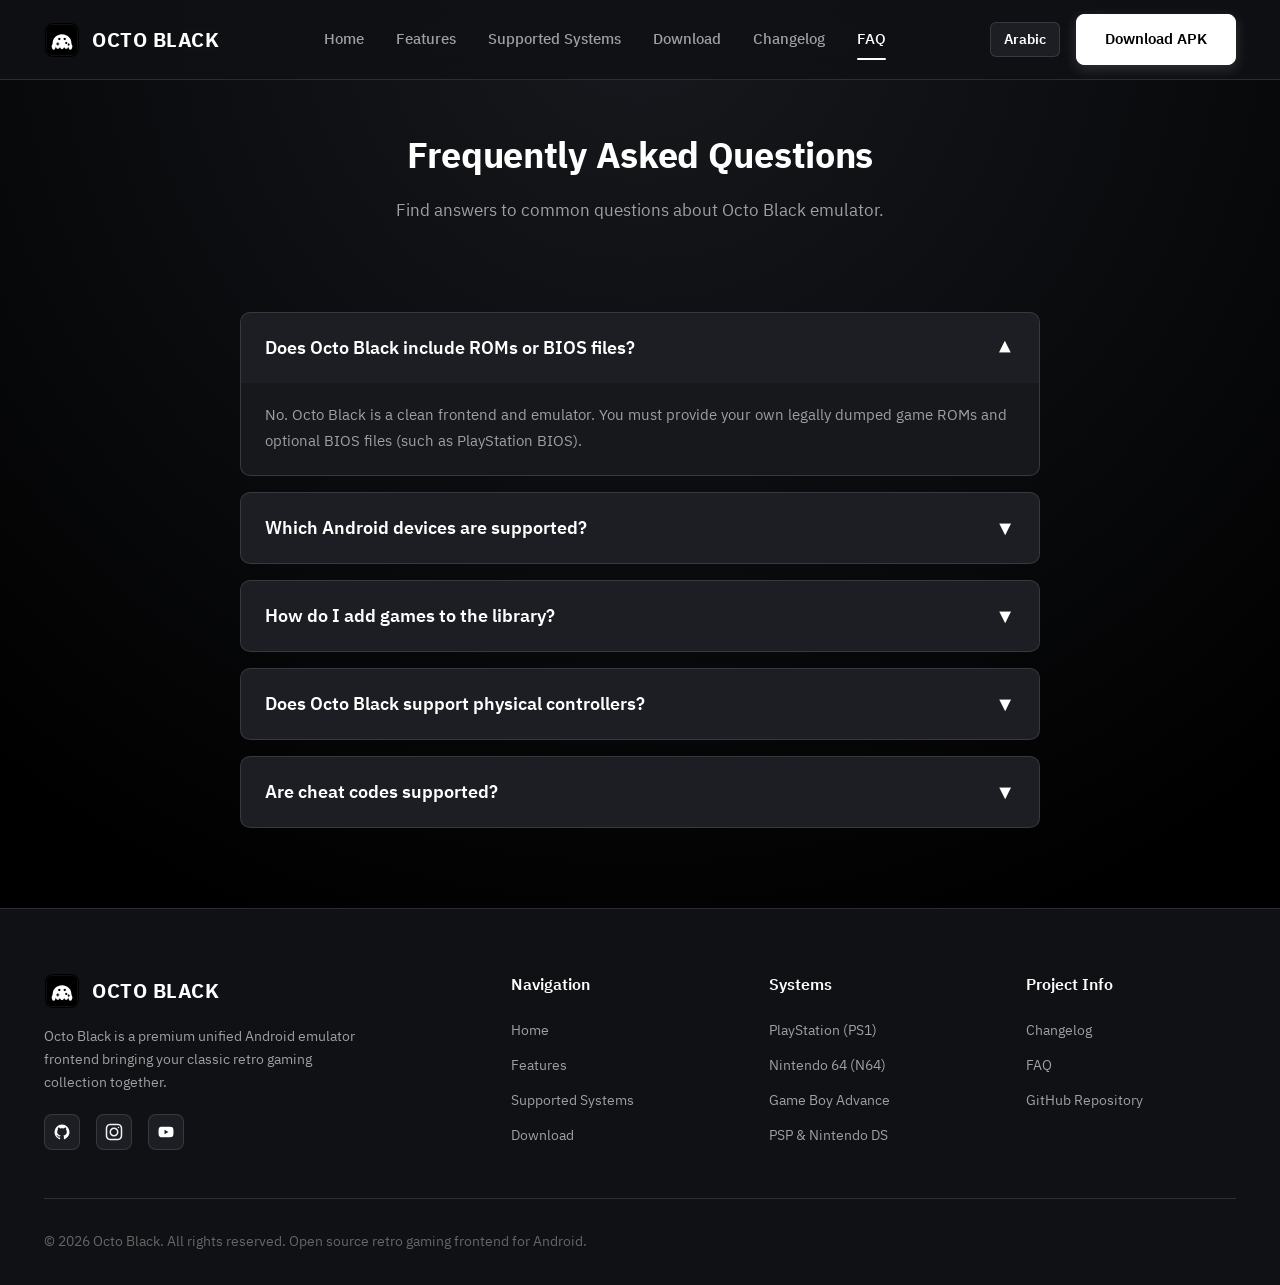
<file: faq.html>
<!DOCTYPE html>
<html lang="en" dir="ltr">
<head>
  <meta charset="UTF-8">
  <meta name="viewport" content="width=device-width, initial-scale=1.0">
  <title>FAQ — Octo Black Frequently Asked Questions</title>
  <meta name="description" content="Find answers to common questions about Octo Black emulator, game compatibility, controllers, and cheat codes.">

  <link rel="icon" type="image/png" href="assets/systems_logos/my_logo/octoblack-logo.png">
  <link rel="manifest" href="manifest.webmanifest">
  <meta name="theme-color" content="#101114">
  <link rel="stylesheet" href="css/style.css">
</head>
<body>

  <!-- Header / Navigation Bar -->
  <header class="navbar-header">
    <div class="container nav-container">
      <a href="index.html" class="brand-logo" aria-label="Octo Black Home">
        <img src="assets/systems_logos/my_logo/octoblack-logo.png" alt="Octo Black Logo" width="36" height="36">
        <span>OCTO BLACK</span>
      </a>

      <nav class="nav-menu" id="navMenu">
        <a href="index.html" class="nav-link" data-i18n="nav_home">Home</a>
        <a href="features.html" class="nav-link" data-i18n="nav_features">Features</a>
        <a href="systems.html" class="nav-link" data-i18n="nav_systems">Supported Systems</a>
        <a href="download.html" class="nav-link" data-i18n="nav_download">Download</a>
        <a href="changelog.html" class="nav-link" data-i18n="nav_changelog">Changelog</a>
        <a href="faq.html" class="nav-link active" data-i18n="nav_faq">FAQ</a>
      </nav>

      <div class="header-actions">
        <button class="lang-btn" aria-label="Switch Language">
          <span class="lang-btn-text">عربي</span>
        </button>
        <a href="download.html" class="btn btn-primary btn-sm github-dl-link" data-i18n="btn_download_apk">Download APK</a>
        <button class="mobile-toggle" id="mobileToggle" aria-label="Toggle navigation menu" aria-expanded="false">
          <span></span>
          <span></span>
          <span></span>
        </button>
      </div>
    </div>
  </header>

  <main>
    <!-- Page Header -->
    <section class="section" style="padding-top: calc(var(--header-height) + 3rem); padding-bottom: 2rem;">
      <div class="container">
        <div class="section-header">
          <h1 class="section-title" data-i18n="page_faq_title">Frequently Asked Questions</h1>
          <p class="section-subtitle" data-i18n="page_faq_subtitle">Find answers to common questions about Octo Black emulator.</p>
        </div>
      </div>
    </section>

    <!-- FAQ Accordion Section -->
    <section class="section" style="padding-top: 0;">
      <div class="container">
        <div class="accordion">

          <!-- Q1 -->
          <div class="accordion-item active">
            <button class="accordion-header">
              <span data-i18n="faq_q1">Does Octo Black include ROMs or BIOS files?</span>
              <span class="accordion-icon">▼</span>
            </button>
            <div class="accordion-body">
              <div class="accordion-content" data-i18n="faq_a1">
                No. Octo Black is a clean frontend and emulator. You must provide your own legally dumped game ROMs and optional BIOS files (such as PlayStation BIOS).
              </div>
            </div>
          </div>

          <!-- Q2 -->
          <div class="accordion-item">
            <button class="accordion-header">
              <span data-i18n="faq_q2">Which Android devices are supported?</span>
              <span class="accordion-icon">▼</span>
            </button>
            <div class="accordion-body">
              <div class="accordion-content" data-i18n="faq_a2">
                Octo Black requires Android 8.0 (API level 26) or higher and a 64-bit ARM processor (arm64-v8a).
              </div>
            </div>
          </div>

          <!-- Q3 -->
          <div class="accordion-item">
            <button class="accordion-header">
              <span data-i18n="faq_q3">How do I add games to the library?</span>
              <span class="accordion-icon">▼</span>
            </button>
            <div class="accordion-body">
              <div class="accordion-content" data-i18n="faq_a3">
                Open Settings > Library, tap 'Add ROM Directory', choose the folder on your internal storage or SD card where your games are stored, and tap 'Scan Library'.
              </div>
            </div>
          </div>

          <!-- Q4 -->
          <div class="accordion-item">
            <button class="accordion-header">
              <span data-i18n="faq_q4">Does Octo Black support physical controllers?</span>
              <span class="accordion-icon">▼</span>
            </button>
            <div class="accordion-body">
              <div class="accordion-content" data-i18n="faq_a4">
                Yes, Octo Black automatically maps standard Bluetooth and USB gamepads (Xbox, PlayStation, Ipega, etc.).
              </div>
            </div>
          </div>

          <!-- Q5 -->
          <div class="accordion-item">
            <button class="accordion-header">
              <span data-i18n="faq_q5">Are cheat codes supported?</span>
              <span class="accordion-icon">▼</span>
            </button>
            <div class="accordion-body">
              <div class="accordion-content" data-i18n="faq_a5">
                Yes, Octo Black includes a bundled CWCheat database and supports manual cheat code entry for integrated cores.
              </div>
            </div>
          </div>

        </div>
      </div>
    </section>
  </main>

  <!-- Footer -->
  <footer class="site-footer">
    <div class="container">
      <div class="footer-grid">
        <div class="footer-brand">
          <a href="index.html" class="brand-logo">
            <img src="assets/systems_logos/my_logo/octoblack-logo.png" alt="Octo Black Logo" width="32" height="32">
            <span>OCTO BLACK</span>
          </a>
          <p data-i18n="footer_brand_desc">Octo Black is a premium unified Android emulator frontend bringing your classic retro gaming collection together.</p>
          <div class="footer-socials">
            <a href="https://github.com/Amoryali" target="_blank" rel="noopener" class="social-icon-btn" aria-label="GitHub">
              <img src="assets/social_icons/github.svg" alt="GitHub">
            </a>
            <a href="https://www.instagram.com/myrfrom?srtk=Mzdta2xtb2s0b3Fm" target="_blank" rel="noopener" class="social-icon-btn" aria-label="Instagram">
              <img src="assets/social_icons/instagram.svg" alt="Instagram">
            </a>
            <a href="https://youtube.com/channel/UCutpQIZnSYwFtRx-Si81dyA?si=pm8Lg8wilTG5rKVc" target="_blank" rel="noopener" class="social-icon-btn" aria-label="YouTube">
              <img src="assets/social_icons/youtube.svg" alt="YouTube">
            </a>
          </div>
        </div>

        <div>
          <h4 class="footer-title" data-i18n="footer_heading_navigation">Navigation</h4>
          <div class="footer-links">
            <a href="index.html" data-i18n="nav_home">Home</a>
            <a href="features.html" data-i18n="nav_features">Features</a>
            <a href="systems.html" data-i18n="nav_systems">Supported Systems</a>
            <a href="download.html" data-i18n="nav_download">Download</a>
          </div>
        </div>

        <div>
          <h4 class="footer-title" data-i18n="footer_heading_systems">Systems</h4>
          <div class="footer-links">
            <a href="systems.html">PlayStation (PS1)</a>
            <a href="systems.html">Nintendo 64 (N64)</a>
            <a href="systems.html">Game Boy Advance</a>
            <a href="systems.html">PSP & Nintendo DS</a>
          </div>
        </div>

        <div>
          <h4 class="footer-title" data-i18n="footer_heading_project">Project Info</h4>
          <div class="footer-links">
            <a href="changelog.html" data-i18n="nav_changelog">Changelog</a>
            <a href="faq.html" data-i18n="nav_faq">FAQ</a>
            <a href="https://github.com/Amoryali" target="_blank" rel="noopener" data-i18n="footer_link_github">GitHub Repository</a>
          </div>
        </div>
      </div>

      <div class="footer-bottom">
        <div data-i18n="footer_copyright">© 2026 Octo Black. All rights reserved. Open source retro gaming frontend for Android.</div>
      </div>
    </div>
  </footer>

  <!-- Scripts -->
  <script src="js/translations.js"></script>
  <script src="js/i18n.js"></script>
  <script src="js/main.js"></script>
  <script src="js/github-release.js"></script>
</body>
</html>
</file>
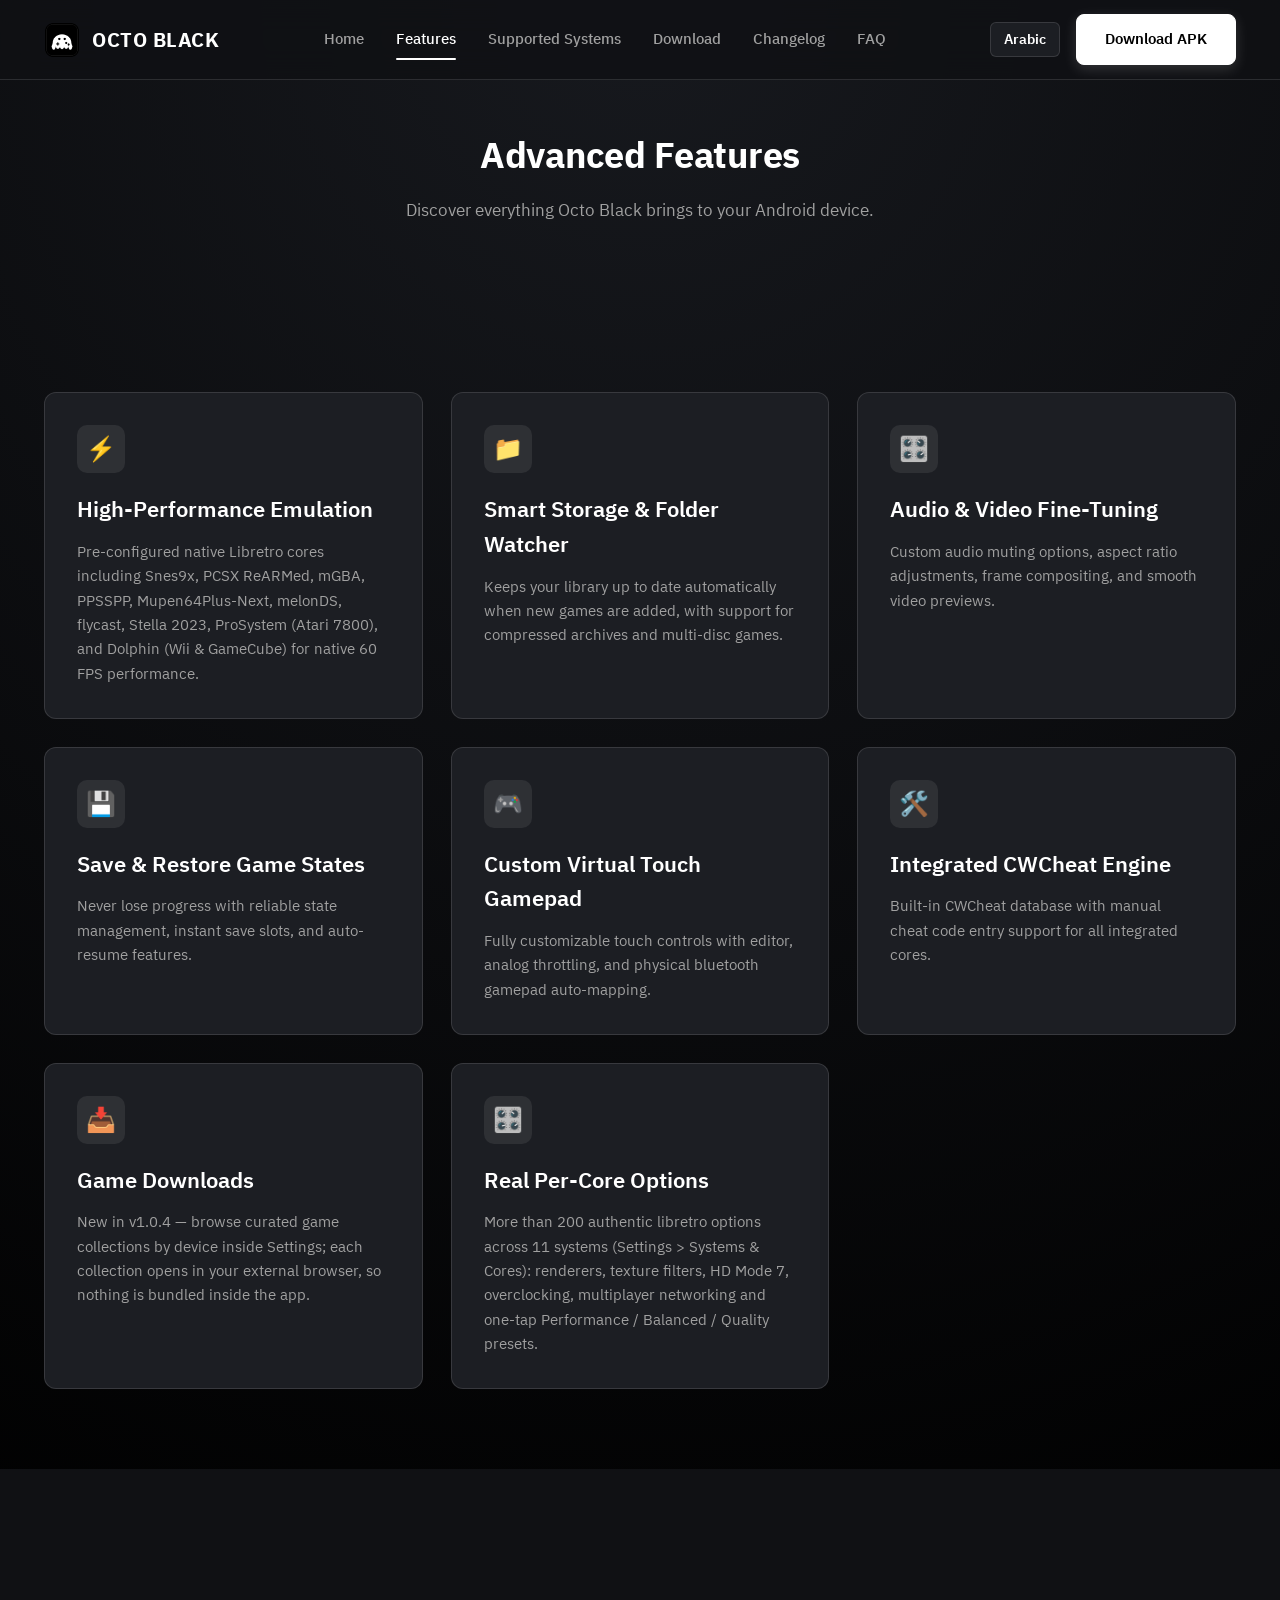
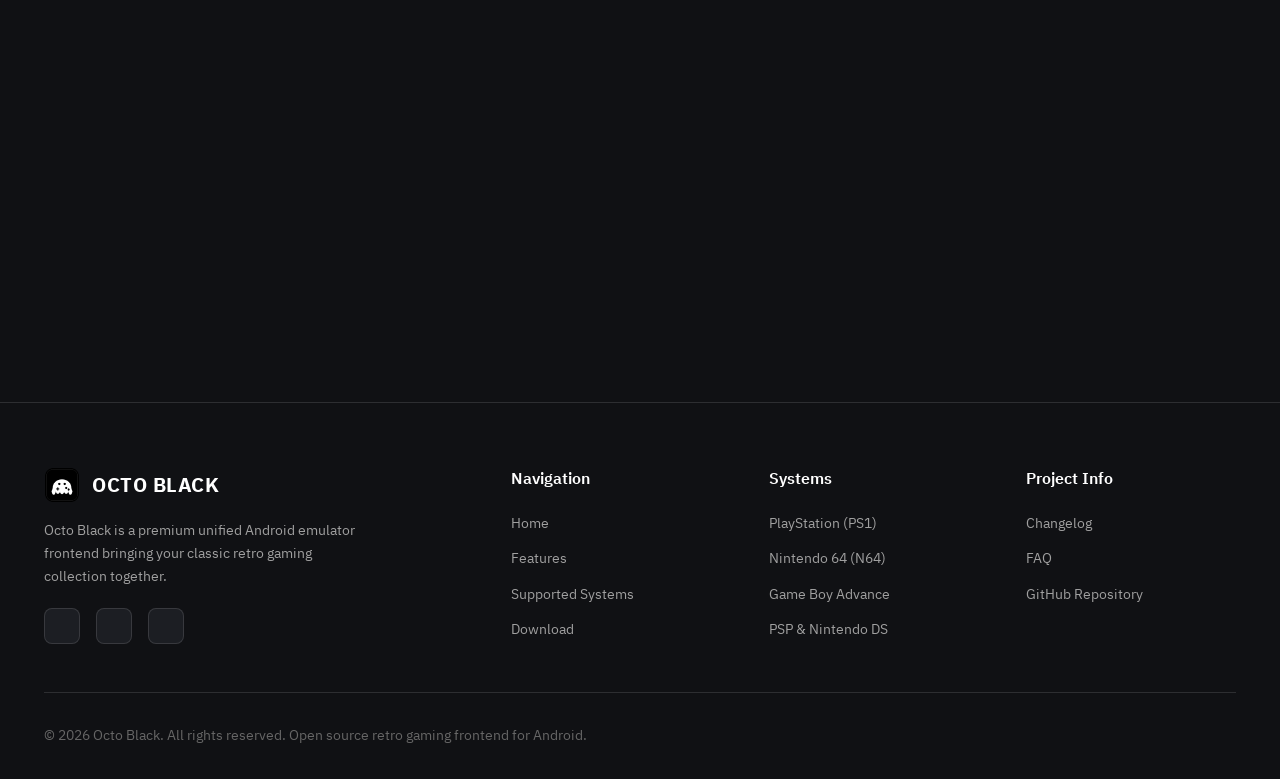
<file: features.html>
<!DOCTYPE html>
<html lang="en" dir="ltr">
<head>
  <meta charset="UTF-8">
  <meta name="viewport" content="width=device-width, initial-scale=1.0">
  <title>Features — Octo Black Android Retro Emulator</title>
  <meta name="description" content="Explore the powerful features of Octo Black Android retro gaming frontend. Libretro cores, automated ROM scanner, CWCheat database, and custom touch controls.">

  <link rel="icon" type="image/png" href="assets/systems_logos/my_logo/octoblack-logo.png">
  <link rel="manifest" href="manifest.webmanifest">
  <meta name="theme-color" content="#101114">
  <link rel="stylesheet" href="css/style.css">
</head>
<body>

  <!-- Header / Navigation Bar -->
  <header class="navbar-header">
    <div class="container nav-container">
      <a href="index.html" class="brand-logo" aria-label="Octo Black Home">
        <img src="assets/systems_logos/my_logo/octoblack-logo.png" alt="Octo Black Logo" width="36" height="36">
        <span>OCTO BLACK</span>
      </a>

      <nav class="nav-menu" id="navMenu">
        <a href="index.html" class="nav-link" data-i18n="nav_home">Home</a>
        <a href="features.html" class="nav-link active" data-i18n="nav_features">Features</a>
        <a href="systems.html" class="nav-link" data-i18n="nav_systems">Supported Systems</a>
        <a href="download.html" class="nav-link" data-i18n="nav_download">Download</a>
        <a href="changelog.html" class="nav-link" data-i18n="nav_changelog">Changelog</a>
        <a href="faq.html" class="nav-link" data-i18n="nav_faq">FAQ</a>
      </nav>

      <div class="header-actions">
        <button class="lang-btn" aria-label="Switch Language">
          <span class="lang-btn-text">عربي</span>
        </button>
        <a href="download.html" class="btn btn-primary btn-sm github-dl-link" data-i18n="btn_download_apk">Download APK</a>
        <button class="mobile-toggle" id="mobileToggle" aria-label="Toggle navigation menu" aria-expanded="false">
          <span></span>
          <span></span>
          <span></span>
        </button>
      </div>
    </div>
  </header>

  <main>
    <!-- Page Header -->
    <section class="section" style="padding-top: calc(var(--header-height) + 3rem); padding-bottom: 2rem;">
      <div class="container">
        <div class="section-header">
          <h1 class="section-title" data-i18n="page_features_title">Advanced Features</h1>
          <p class="section-subtitle" data-i18n="page_features_subtitle">Discover everything Octo Black brings to your Android device.</p>
        </div>
      </div>
    </section>

    <!-- Features Grid Section -->
    <section class="section">
      <div class="container">
        <div class="grid-cards">
          <!-- Feature 1 -->
          <div class="card">
            <div class="card-icon">⚡</div>
            <h3 class="card-title" data-i18n="detail_feat_1_title">High-Performance Emulation</h3>
            <p class="card-text" data-i18n="detail_feat_1_desc">Pre-configured native Libretro cores including Snes9x, PCSX ReARMed, mGBA, PPSSPP, Mupen64Plus-Next, melonDS, flycast, Stella 2023, ProSystem (Atari 7800), and Dolphin (Wii & GameCube) for native 60 FPS performance.</p>
          </div>

          <!-- Feature 2 -->
          <div class="card">
            <div class="card-icon">📁</div>
            <h3 class="card-title" data-i18n="detail_feat_2_title">Smart Storage & Folder Watcher</h3>
            <p class="card-text" data-i18n="detail_feat_2_desc">Keeps your library up to date automatically when new games are added, with support for compressed archives and multi-disc games.</p>
          </div>

          <!-- Feature 3 -->
          <div class="card">
            <div class="card-icon">🎛️</div>
            <h3 class="card-title" data-i18n="detail_feat_3_title">Audio & Video Fine-Tuning</h3>
            <p class="card-text" data-i18n="detail_feat_3_desc">Custom audio muting options, aspect ratio adjustments, frame compositing, and smooth video previews.</p>
          </div>

          <!-- Feature 4 -->
          <div class="card">
            <div class="card-icon">💾</div>
            <h3 class="card-title" data-i18n="detail_feat_4_title">Save & Restore Game States</h3>
            <p class="card-text" data-i18n="detail_feat_4_desc">Never lose progress with reliable state management, instant save slots, and auto-resume features.</p>
          </div>

          <!-- Feature 5 -->
          <div class="card">
            <div class="card-icon">🎮</div>
            <h3 class="card-title" data-i18n="feat_4_title">Custom Virtual Touch Gamepad</h3>
            <p class="card-text" data-i18n="feat_4_desc">Fully customizable touch controls with editor, analog throttling, and physical bluetooth gamepad auto-mapping.</p>
          </div>

          <!-- Feature 6 -->
          <div class="card">
            <div class="card-icon">🛠️</div>
            <h3 class="card-title" data-i18n="feat_3_title">Integrated CWCheat Engine</h3>
            <p class="card-text" data-i18n="feat_3_desc">Built-in CWCheat database with manual cheat code entry support for all integrated cores.</p>
          </div>

          <!-- Feature 7 -->
          <div class="card">
            <div class="card-icon">📥</div>
            <h3 class="card-title" data-i18n="feat_5_title">Game Downloads</h3>
            <p class="card-text" data-i18n="feat_5_desc">New in v1.0.4 — browse curated game collections by device inside Settings; each collection opens in your external browser, so nothing is bundled inside the app.</p>
          </div>

          <!-- Feature 8 -->
          <div class="card">
            <div class="card-icon">🎛️</div>
            <h3 class="card-title" data-i18n="feat_6_title">Real Per-Core Options</h3>
            <p class="card-text" data-i18n="feat_6_desc">More than 200 authentic libretro options across 11 systems (Settings > Systems & Cores): renderers, texture filters, HD Mode 7, overclocking, multiplayer networking and one-tap Performance / Balanced / Quality presets.</p>
          </div>
        </div>
      </div>
    </section>

    <!-- Deep Dive Architecture Section -->
    <section class="section" style="background-color: var(--bg-obsidian);">
      <div class="container">
        <div class="section-header">
          <h2 class="section-title">Engineered for Stability</h2>
          <p class="section-subtitle">Under the hood of Octo Black's modern Flutter & C++ core integration architecture.</p>
        </div>

        <div class="grid-cards">
          <div class="card">
            <h3 class="card-title">Native Libretro Core Binding</h3>
            <p class="card-text">Direct high-speed bindings with native ARM64 `.so` libraries for zero input latency and optimal CPU/GPU usage.</p>
          </div>

          <div class="card">
            <h3 class="card-title">Automatic Disc & File Classification</h3>
            <p class="card-text">Recognizes ISO, BIN/CUE, CHD, GDI, Z7, and standard ROM extensions, auto-sorting them into exact console hubs.</p>
          </div>

          <div class="card">
            <h3 class="card-title">Bilingual RTL/LTR Rendering</h3>
            <p class="card-text">Designed from the ground up for full Arabic and English localizations with natural right-to-left layout transitions.</p>
          </div>
        </div>
      </div>
    </section>
  </main>

  <!-- Footer -->
  <footer class="site-footer">
    <div class="container">
      <div class="footer-grid">
        <div class="footer-brand">
          <a href="index.html" class="brand-logo">
            <img src="assets/systems_logos/my_logo/octoblack-logo.png" alt="Octo Black Logo" width="32" height="32">
            <span>OCTO BLACK</span>
          </a>
          <p data-i18n="footer_brand_desc">Octo Black is a premium unified Android emulator frontend bringing your classic retro gaming collection together.</p>
          <div class="footer-socials">
            <a href="https://github.com/Amoryali" target="_blank" rel="noopener" class="social-icon-btn" aria-label="GitHub">
              <img src="assets/social_icons/github.svg" alt="GitHub">
            </a>
            <a href="https://www.instagram.com/myrfrom?srtk=Mzdta2xtb2s0b3Fm" target="_blank" rel="noopener" class="social-icon-btn" aria-label="Instagram">
              <img src="assets/social_icons/instagram.svg" alt="Instagram">
            </a>
            <a href="https://youtube.com/channel/UCutpQIZnSYwFtRx-Si81dyA?si=pm8Lg8wilTG5rKVc" target="_blank" rel="noopener" class="social-icon-btn" aria-label="YouTube">
              <img src="assets/social_icons/youtube.svg" alt="YouTube">
            </a>
          </div>
        </div>

        <div>
          <h4 class="footer-title" data-i18n="footer_heading_navigation">Navigation</h4>
          <div class="footer-links">
            <a href="index.html" data-i18n="nav_home">Home</a>
            <a href="features.html" data-i18n="nav_features">Features</a>
            <a href="systems.html" data-i18n="nav_systems">Supported Systems</a>
            <a href="download.html" data-i18n="nav_download">Download</a>
          </div>
        </div>

        <div>
          <h4 class="footer-title" data-i18n="footer_heading_systems">Systems</h4>
          <div class="footer-links">
            <a href="systems.html">PlayStation (PS1)</a>
            <a href="systems.html">Nintendo 64 (N64)</a>
            <a href="systems.html">Game Boy Advance</a>
            <a href="systems.html">PSP & Nintendo DS</a>
          </div>
        </div>

        <div>
          <h4 class="footer-title" data-i18n="footer_heading_project">Project Info</h4>
          <div class="footer-links">
            <a href="changelog.html" data-i18n="nav_changelog">Changelog</a>
            <a href="faq.html" data-i18n="nav_faq">FAQ</a>
            <a href="https://github.com/Amoryali" target="_blank" rel="noopener" data-i18n="footer_link_github">GitHub Repository</a>
          </div>
        </div>
      </div>

      <div class="footer-bottom">
        <div data-i18n="footer_copyright">© 2026 Octo Black. All rights reserved. Open source retro gaming frontend for Android.</div>
      </div>
    </div>
  </footer>

  <!-- Scripts -->
  <script src="js/translations.js"></script>
  <script src="js/i18n.js"></script>
  <script src="js/main.js"></script>
  <script src="js/github-release.js"></script>
</body>
</html>
</file>
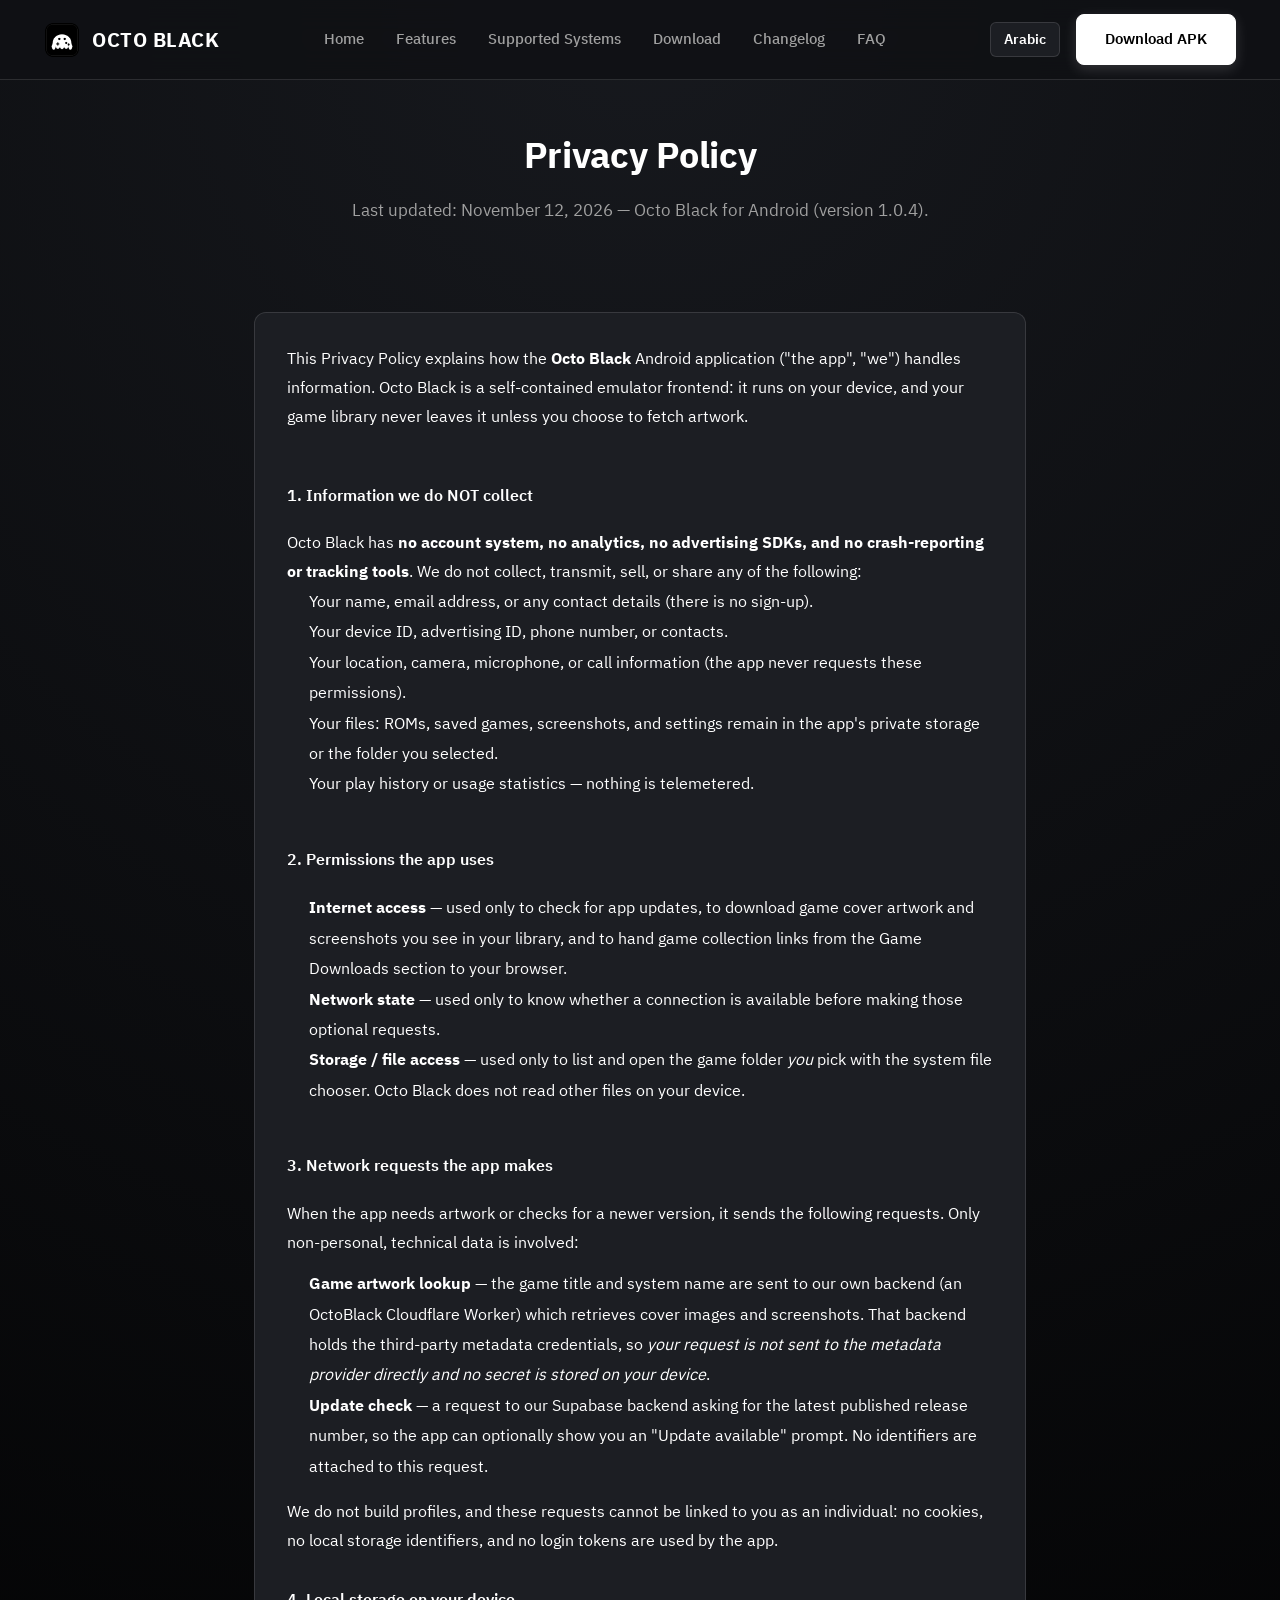
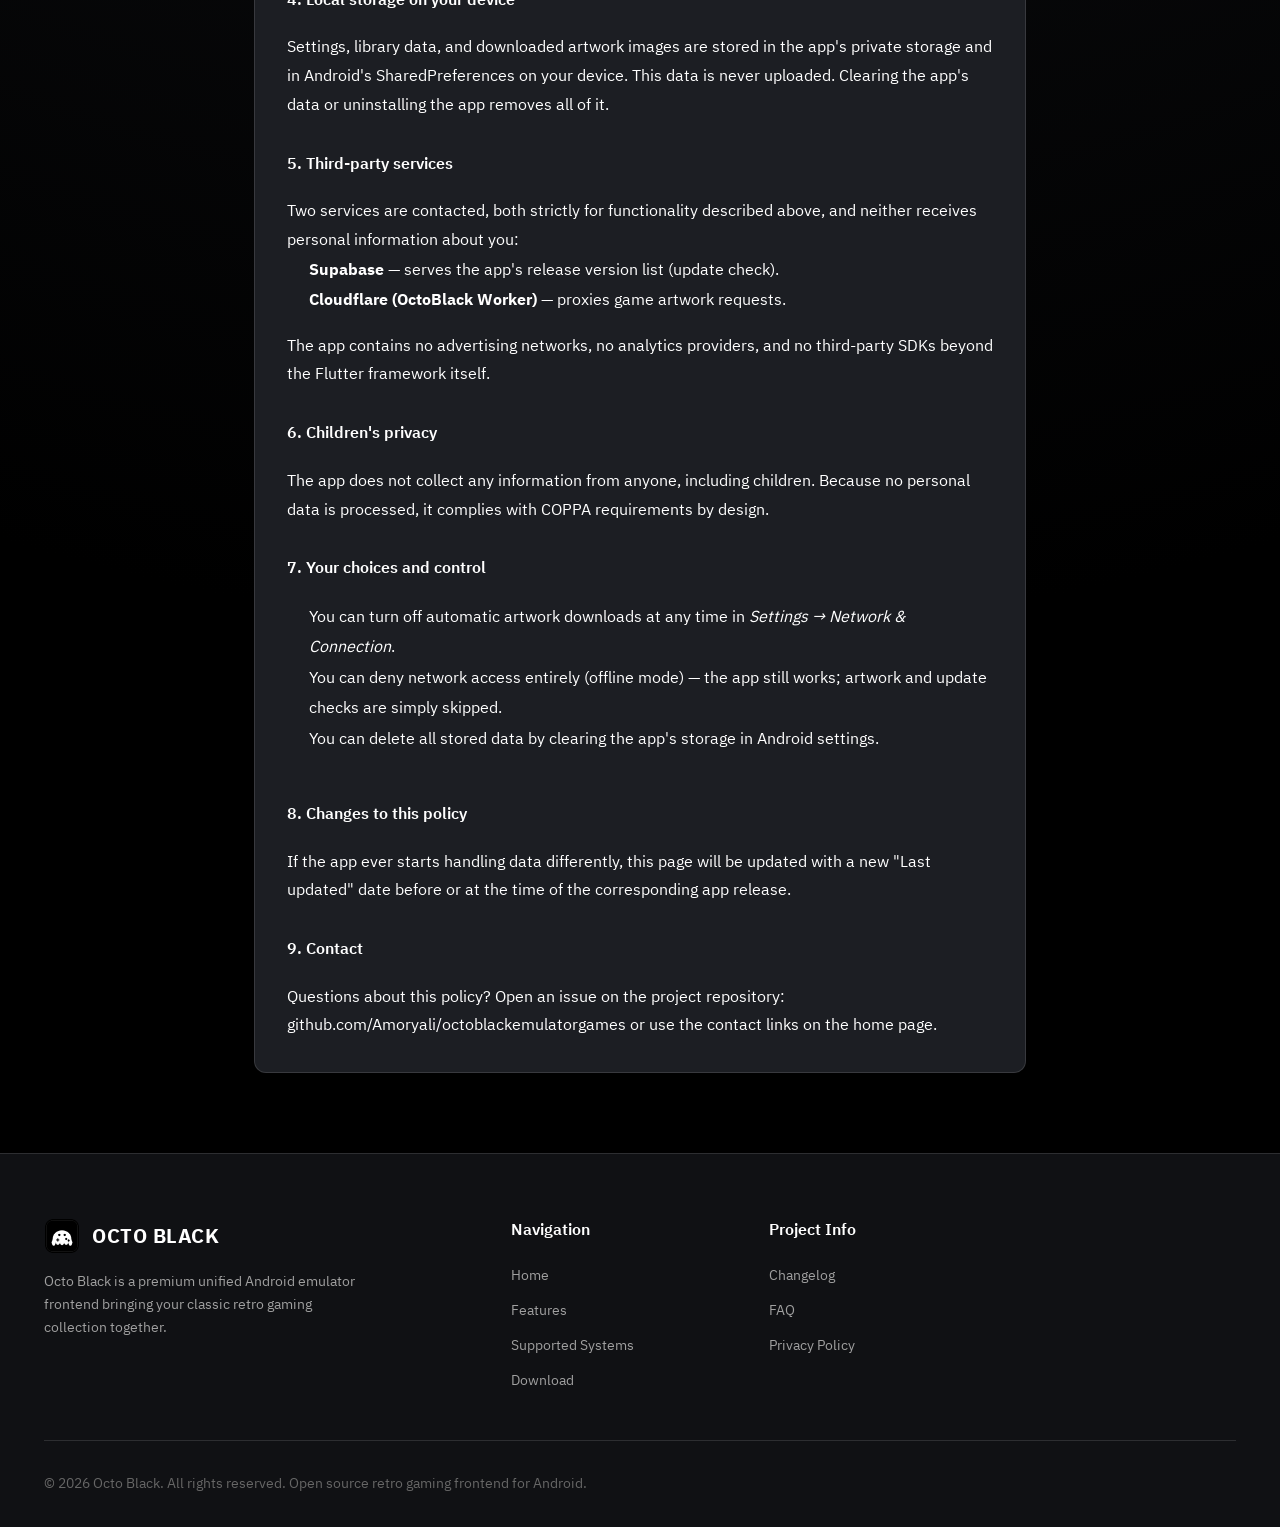
<file: privacy.html>
<!DOCTYPE html>
<html lang="en" dir="ltr">
<head>
  <meta charset="UTF-8">
  <meta name="viewport" content="width=device-width, initial-scale=1.0">
  <title>Privacy Policy — Octo Black</title>
  <meta name="description" content="Privacy Policy for the Octo Black Android app: what data is accessed, what is stored, and what is never collected.">
  <meta name="robots" content="index,follow">
  <link rel="canonical" href="privacy.html">

  <link rel="icon" type="image/png" href="assets/systems_logos/my_logo/octoblack-logo.png">
  <link rel="manifest" href="manifest.webmanifest">
  <meta name="theme-color" content="#101114">
  <link rel="stylesheet" href="css/style.css">
</head>
<body>

  <!-- Header / Navigation Bar -->
  <header class="navbar-header">
    <div class="container nav-container">
      <a href="index.html" class="brand-logo" aria-label="Octo Black Home">
        <img src="assets/systems_logos/my_logo/octoblack-logo.png" alt="Octo Black Logo" width="36" height="36">
        <span>OCTO BLACK</span>
      </a>

      <nav class="nav-menu" id="navMenu">
        <a href="index.html" class="nav-link" data-i18n="nav_home">Home</a>
        <a href="features.html" class="nav-link" data-i18n="nav_features">Features</a>
        <a href="systems.html" class="nav-link" data-i18n="nav_systems">Supported Systems</a>
        <a href="download.html" class="nav-link" data-i18n="nav_download">Download</a>
        <a href="changelog.html" class="nav-link" data-i18n="nav_changelog">Changelog</a>
        <a href="faq.html" class="nav-link" data-i18n="nav_faq">FAQ</a>
      </nav>

      <div class="header-actions">
        <button class="lang-btn" aria-label="Switch Language">
          <span class="lang-btn-text">عربي</span>
        </button>
        <a href="download.html" class="btn btn-primary btn-sm github-dl-link" data-i18n="btn_download_apk">Download APK</a>
        <button class="mobile-toggle" id="mobileToggle" aria-label="Toggle navigation menu" aria-expanded="false">
          <span></span>
          <span></span>
          <span></span>
        </button>
      </div>
    </div>
  </header>

  <main>
    <!-- Page Header -->
    <section class="section" style="padding-top: calc(var(--header-height) + 3rem); padding-bottom: 2rem;">
      <div class="container">
        <div class="section-header">
          <h1 class="section-title">Privacy Policy</h1>
          <p class="section-subtitle">Last updated: November 12, 2026 — Octo Black for Android (version 1.0.4).</p>
        </div>
      </div>
    </section>

    <!-- Policy Content -->
    <section class="section" style="padding-top: 0;">
      <div class="container" style="max-width: 820px;">
        <div class="card" style="padding: 2rem;">
          <p style="margin-bottom: 1.25rem; line-height: 1.8;">
            This Privacy Policy explains how the <strong>Octo Black</strong> Android
            application ("the app", "we") handles information. Octo Black is a
            self-contained emulator frontend: it runs on your device, and your game
            library never leaves it unless you choose to fetch artwork.
          </p>

          <h2 class="footer-title" style="margin-top: 2rem;">1. Information we do NOT collect</h2>
          <p style="line-height: 1.8;">
            Octo Black has <strong>no account system, no analytics, no advertising
            SDKs, and no crash-reporting or tracking tools</strong>. We do not
            collect, transmit, sell, or share any of the following:
          </p>
          <ul style="line-height: 1.9; padding-inline-start: 1.4rem; margin-bottom: 1rem;">
            <li>Your name, email address, or any contact details (there is no sign-up).</li>
            <li>Your device ID, advertising ID, phone number, or contacts.</li>
            <li>Your location, camera, microphone, or call information (the app never requests these permissions).</li>
            <li>Your files: ROMs, saved games, screenshots, and settings remain in the app's private storage or the folder you selected.</li>
            <li>Your play history or usage statistics — nothing is telemetered.</li>
          </ul>

          <h2 class="footer-title" style="margin-top: 2rem;">2. Permissions the app uses</h2>
          <ul style="line-height: 1.9; padding-inline-start: 1.4rem; margin-bottom: 1rem;">
            <li><strong>Internet access</strong> — used only to check for app updates, to download game cover artwork and screenshots you see in your library, and to hand game collection links from the Game Downloads section to your browser.</li>
            <li><strong>Network state</strong> — used only to know whether a connection is available before making those optional requests.</li>
            <li><strong>Storage / file access</strong> — used only to list and open the game folder <em>you</em> pick with the system file chooser. Octo Black does not read other files on your device.</li>
          </ul>

          <h2 class="footer-title" style="margin-top: 2rem;">3. Network requests the app makes</h2>
          <p style="line-height: 1.8; margin-bottom: 0.75rem;">
            When the app needs artwork or checks for a newer version, it sends the
            following requests. Only non-personal, technical data is involved:
          </p>
          <ul style="line-height: 1.9; padding-inline-start: 1.4rem; margin-bottom: 1rem;">
            <li><strong>Game artwork lookup</strong> — the game title and system name are sent to our
              own backend (an OctoBlack Cloudflare Worker) which retrieves cover images and
              screenshots. That backend holds the third-party metadata credentials, so
              <em>your request is not sent to the metadata provider directly and no secret is stored on your device</em>.</li>
            <li><strong>Update check</strong> — a request to our Supabase backend asking for the
              latest published release number, so the app can optionally show you an
              "Update available" prompt. No identifiers are attached to this request.</li>
          </ul>
          <p style="line-height: 1.8;">
            We do not build profiles, and these requests cannot be linked to you as an
            individual: no cookies, no local storage identifiers, and no login tokens
            are used by the app.
          </p>

          <h2 class="footer-title" style="margin-top: 2rem;">4. Local storage on your device</h2>
          <p style="line-height: 1.8;">
            Settings, library data, and downloaded artwork images are stored in the
            app's private storage and in Android's SharedPreferences on your device.
            This data is never uploaded. Clearing the app's data or uninstalling the
            app removes all of it.
          </p>

          <h2 class="footer-title" style="margin-top: 2rem;">5. Third-party services</h2>
          <p style="line-height: 1.8;">
            Two services are contacted, both strictly for functionality described
            above, and neither receives personal information about you:
          </p>
          <ul style="line-height: 1.9; padding-inline-start: 1.4rem; margin-bottom: 1rem;">
            <li><strong>Supabase</strong> — serves the app's release version list (update check).</li>
            <li><strong>Cloudflare (OctoBlack Worker)</strong> — proxies game artwork requests.</li>
          </ul>
          <p style="line-height: 1.8;">
            The app contains no advertising networks, no analytics providers, and no
            third-party SDKs beyond the Flutter framework itself.
          </p>

          <h2 class="footer-title" style="margin-top: 2rem;">6. Children's privacy</h2>
          <p style="line-height: 1.8;">
            The app does not collect any information from anyone, including children.
            Because no personal data is processed, it complies with COPPA requirements
            by design.
          </p>

          <h2 class="footer-title" style="margin-top: 2rem;">7. Your choices and control</h2>
          <ul style="line-height: 1.9; padding-inline-start: 1.4rem; margin-bottom: 1rem;">
            <li>You can turn off automatic artwork downloads at any time in
              <em>Settings → Network &amp; Connection</em>.</li>
            <li>You can deny network access entirely (offline mode) — the app still works;
              artwork and update checks are simply skipped.</li>
            <li>You can delete all stored data by clearing the app's storage in Android settings.</li>
          </ul>

          <h2 class="footer-title" style="margin-top: 2rem;">8. Changes to this policy</h2>
          <p style="line-height: 1.8;">
            If the app ever starts handling data differently, this page will be updated
            with a new "Last updated" date before or at the time of the corresponding
            app release.
          </p>

          <h2 class="footer-title" style="margin-top: 2rem;">9. Contact</h2>
          <p style="line-height: 1.8;">
            Questions about this policy? Open an issue on the project repository:
            <a href="https://github.com/Amoryali/octoblackemulatorgames" rel="noopener">github.com/Amoryali/octoblackemulatorgames</a>
            or use the contact links on the <a href="index.html">home page</a>.
          </p>
        </div>
      </div>
    </section>
  </main>

  <!-- Footer -->
  <footer class="site-footer">
    <div class="container">
      <div class="footer-grid">
        <div class="footer-brand">
          <a href="index.html" class="brand-logo">
            <img src="assets/systems_logos/my_logo/octoblack-logo.png" alt="Octo Black Logo" width="32" height="32">
            <span>OCTO BLACK</span>
          </a>
          <p data-i18n="footer_brand_desc">Octo Black is a premium unified Android emulator frontend bringing your classic retro gaming collection together.</p>
        </div>

        <div>
          <h4 class="footer-title" data-i18n="footer_heading_navigation">Navigation</h4>
          <div class="footer-links">
            <a href="index.html" data-i18n="nav_home">Home</a>
            <a href="features.html" data-i18n="nav_features">Features</a>
            <a href="systems.html" data-i18n="nav_systems">Supported Systems</a>
            <a href="download.html" data-i18n="nav_download">Download</a>
          </div>
        </div>

        <div>
          <h4 class="footer-title" data-i18n="footer_heading_project">Project Info</h4>
          <div class="footer-links">
            <a href="changelog.html" data-i18n="nav_changelog">Changelog</a>
            <a href="faq.html" data-i18n="nav_faq">FAQ</a>
            <a href="privacy.html" class="active">Privacy Policy</a>
          </div>
        </div>
      </div>

      <div class="footer-bottom">
        <div data-i18n="footer_copyright">© 2026 Octo Black. All rights reserved. Open source retro gaming frontend for Android.</div>
      </div>
    </div>
  </footer>

  <script src="js/translations.js"></script>
  <script src="js/i18n.js"></script>
  <script src="js/main.js"></script>
</body>
</html>
</file>
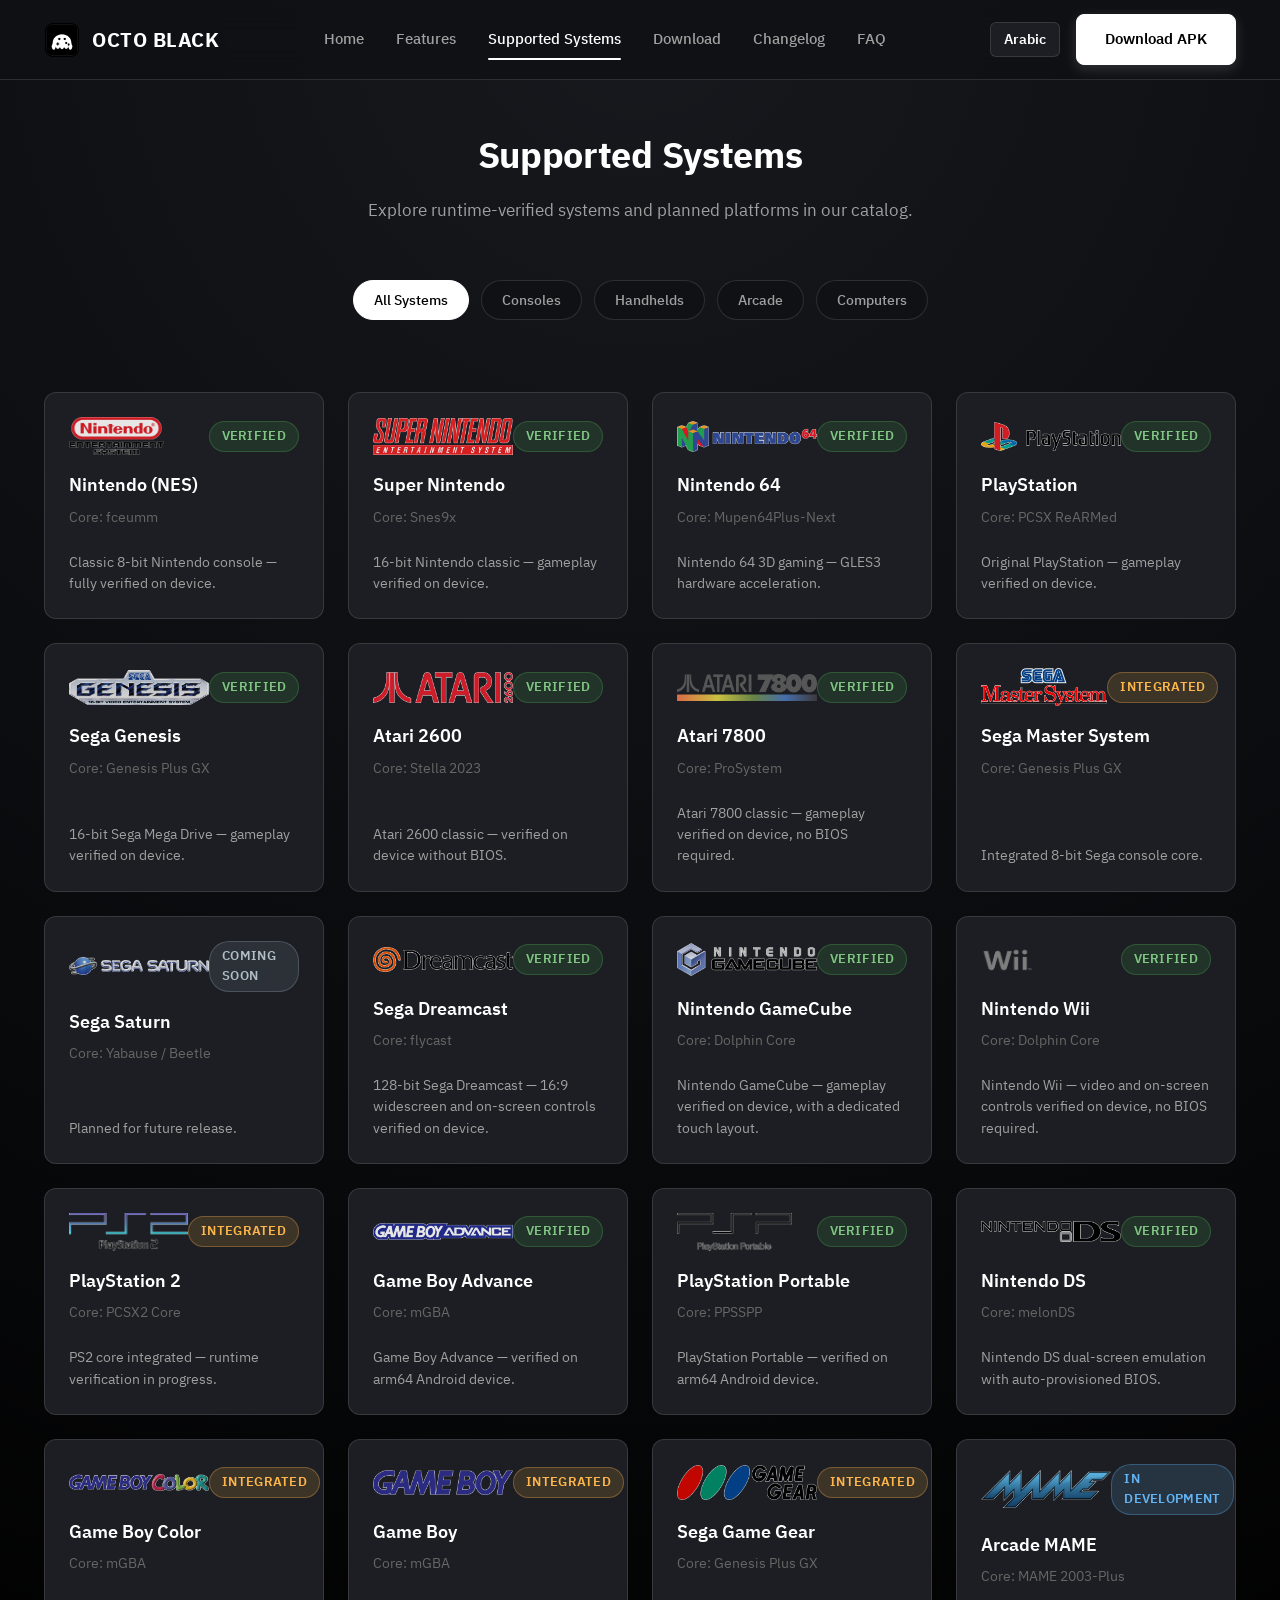
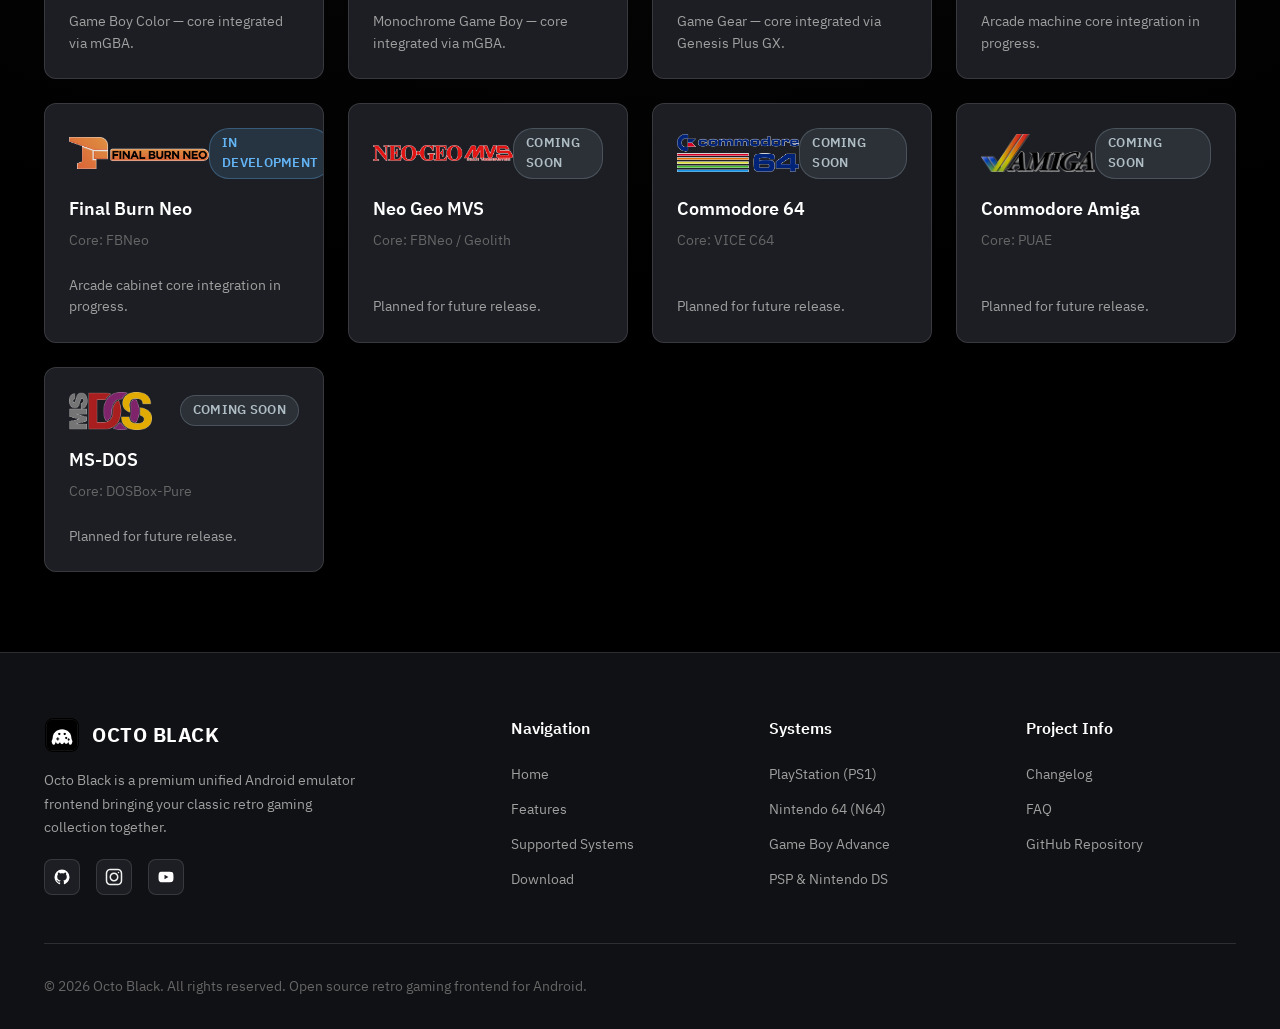
<file: systems.html>
<!DOCTYPE html>
<html lang="en" dir="ltr">
<head>
  <meta charset="UTF-8">
  <meta name="viewport" content="width=device-width, initial-scale=1.0">
  <title>Supported Systems — Octo Black Emulator Catalog</title>
  <meta name="description" content="Browse all supported retro gaming consoles, handhelds, arcade systems, and classic computers in Octo Black.">

  <link rel="icon" type="image/png" href="assets/systems_logos/my_logo/octoblack-logo.png">
  <link rel="manifest" href="manifest.webmanifest">
  <meta name="theme-color" content="#101114">
  <link rel="stylesheet" href="css/style.css">
</head>
<body>

  <!-- Header / Navigation Bar -->
  <header class="navbar-header">
    <div class="container nav-container">
      <a href="index.html" class="brand-logo" aria-label="Octo Black Home">
        <img src="assets/systems_logos/my_logo/octoblack-logo.png" alt="Octo Black Logo" width="36" height="36">
        <span>OCTO BLACK</span>
      </a>

      <nav class="nav-menu" id="navMenu">
        <a href="index.html" class="nav-link" data-i18n="nav_home">Home</a>
        <a href="features.html" class="nav-link" data-i18n="nav_features">Features</a>
        <a href="systems.html" class="nav-link active" data-i18n="nav_systems">Supported Systems</a>
        <a href="download.html" class="nav-link" data-i18n="nav_download">Download</a>
        <a href="changelog.html" class="nav-link" data-i18n="nav_changelog">Changelog</a>
        <a href="faq.html" class="nav-link" data-i18n="nav_faq">FAQ</a>
      </nav>

      <div class="header-actions">
        <button class="lang-btn" aria-label="Switch Language">
          <span class="lang-btn-text">عربي</span>
        </button>
        <a href="download.html" class="btn btn-primary btn-sm github-dl-link" data-i18n="btn_download_apk">Download APK</a>
        <button class="mobile-toggle" id="mobileToggle" aria-label="Toggle navigation menu" aria-expanded="false">
          <span></span>
          <span></span>
          <span></span>
        </button>
      </div>
    </div>
  </header>

  <main>
    <!-- Page Header -->
    <section class="section" style="padding-top: calc(var(--header-height) + 3rem); padding-bottom: 2rem;">
      <div class="container">
        <div class="section-header">
          <h1 class="section-title" data-i18n="nav_systems">Supported Systems Catalog</h1>
          <p class="section-subtitle" data-i18n="home_systems_subtitle">Explore runtime-verified systems and planned platforms in our catalog.</p>
        </div>

        <!-- Filter Chips -->
        <div class="systems-filter">
          <button class="filter-btn active" data-filter="all" data-i18n="filter_all">All Systems</button>
          <button class="filter-btn" data-filter="consoles" data-i18n="filter_consoles">Consoles</button>
          <button class="filter-btn" data-filter="handhelds" data-i18n="filter_handhelds">Handhelds</button>
          <button class="filter-btn" data-filter="arcade" data-i18n="filter_arcade">Arcade</button>
          <button class="filter-btn" data-filter="computers" data-i18n="filter_computers">Computers</button>
        </div>
      </div>
    </section>

    <!-- Systems Grid -->
    <section class="section" style="padding-top: 0;">
      <div class="container">
        <div class="systems-grid" id="systemsCatalogGrid">

          <!-- CONSOLES -->
          <div class="system-card" data-category="consoles">
            <div class="system-card-header">
              <img src="assets/systems_logos/Consoles/Nintendo Entertainment System.png" alt="NES" class="system-logo" loading="lazy">
              <span class="badge badge-status-supported">Verified</span>
            </div>
            <h3 class="system-name">Nintendo (NES)</h3>
            <div class="system-engine">Core: fceumm</div>
            <p class="system-desc">Classic 8-bit Nintendo console — fully verified on device.</p>
          </div>

          <div class="system-card" data-category="consoles">
            <div class="system-card-header">
              <img src="assets/systems_logos/Consoles/Super Nintendo Entertainment System.png" alt="SNES" class="system-logo" loading="lazy">
              <span class="badge badge-status-supported">Verified</span>
            </div>
            <h3 class="system-name">Super Nintendo</h3>
            <div class="system-engine">Core: Snes9x</div>
            <p class="system-desc">16-bit Nintendo classic — gameplay verified on device.</p>
          </div>

          <div class="system-card" data-category="consoles">
            <div class="system-card-header">
              <img src="assets/systems_logos/Consoles/Nintendo 64.png" alt="N64" class="system-logo" loading="lazy">
              <span class="badge badge-status-supported">Verified</span>
            </div>
            <h3 class="system-name">Nintendo 64</h3>
            <div class="system-engine">Core: Mupen64Plus-Next</div>
            <p class="system-desc">Nintendo 64 3D gaming — GLES3 hardware acceleration.</p>
          </div>

          <div class="system-card" data-category="consoles">
            <div class="system-card-header">
              <img src="assets/systems_logos/Consoles/Sony Playstation.png" alt="PS1" class="system-logo" loading="lazy">
              <span class="badge badge-status-supported">Verified</span>
            </div>
            <h3 class="system-name">PlayStation</h3>
            <div class="system-engine">Core: PCSX ReARMed</div>
            <p class="system-desc">Original PlayStation — gameplay verified on device.</p>
          </div>

          <div class="system-card" data-category="consoles">
            <div class="system-card-header">
              <img src="assets/systems_logos/Consoles/Sega Genesis.png" alt="Sega Genesis" class="system-logo" loading="lazy">
              <span class="badge badge-status-supported">Verified</span>
            </div>
            <h3 class="system-name">Sega Genesis</h3>
            <div class="system-engine">Core: Genesis Plus GX</div>
            <p class="system-desc">16-bit Sega Mega Drive — gameplay verified on device.</p>
          </div>

          <div class="system-card" data-category="consoles">
            <div class="system-card-header">
              <img src="assets/systems_logos/Consoles/Atari 2600.png" alt="Atari 2600" class="system-logo" loading="lazy">
              <span class="badge badge-status-supported">Verified</span>
            </div>
            <h3 class="system-name">Atari 2600</h3>
            <div class="system-engine">Core: Stella 2023</div>
            <p class="system-desc">Atari 2600 classic — verified on device without BIOS.</p>
          </div>

          <div class="system-card" data-category="consoles">
            <div class="system-card-header">
              <img src="assets/systems_logos/Consoles/Atari 7800.png" alt="Atari 7800" class="system-logo" loading="lazy">
              <span class="badge badge-status-supported">Verified</span>
            </div>
            <h3 class="system-name">Atari 7800</h3>
            <div class="system-engine">Core: ProSystem</div>
            <p class="system-desc">Atari 7800 classic — gameplay verified on device, no BIOS required.</p>
          </div>

          <div class="system-card" data-category="consoles">
            <div class="system-card-header">
              <img src="assets/systems_logos/Consoles/Sega Master System.png" alt="Sega Master System" class="system-logo" loading="lazy">
              <span class="badge badge-status-integrated">Integrated</span>
            </div>
            <h3 class="system-name">Sega Master System</h3>
            <div class="system-engine">Core: Genesis Plus GX</div>
            <p class="system-desc">Integrated 8-bit Sega console core.</p>
          </div>

          <div class="system-card" data-category="consoles">
            <div class="system-card-header">
              <img src="assets/systems_logos/Consoles/Sega Saturn.png" alt="Sega Saturn" class="system-logo" loading="lazy">
              <span class="badge badge-status-comingSoon">Coming Soon</span>
            </div>
            <h3 class="system-name">Sega Saturn</h3>
            <div class="system-engine">Core: Yabause / Beetle</div>
            <p class="system-desc">Planned for future release.</p>
          </div>

          <div class="system-card" data-category="consoles">
            <div class="system-card-header">
              <img src="assets/systems_logos/Consoles/Sega Dreamcast.png" alt="Sega Dreamcast" class="system-logo" loading="lazy">
              <span class="badge badge-status-supported">Verified</span>
            </div>
            <h3 class="system-name">Sega Dreamcast</h3>
            <div class="system-engine">Core: flycast</div>
            <p class="system-desc">128-bit Sega Dreamcast — 16:9 widescreen and on-screen controls verified on device.</p>
          </div>

          <div class="system-card" data-category="consoles">
            <div class="system-card-header">
              <img src="assets/systems_logos/Consoles/Nintendo GameCube.png" alt="GameCube" class="system-logo" loading="lazy">
              <span class="badge badge-status-supported">Verified</span>
            </div>
            <h3 class="system-name">Nintendo GameCube</h3>
            <div class="system-engine">Core: Dolphin Core</div>
            <p class="system-desc">Nintendo GameCube — gameplay verified on device, with a dedicated touch layout.</p>
          </div>

          <div class="system-card" data-category="consoles">
            <div class="system-card-header">
              <img src="assets/systems_logos/Consoles/Nintendo Wii.png" alt="Nintendo Wii" class="system-logo" loading="lazy">
              <span class="badge badge-status-supported">Verified</span>
            </div>
            <h3 class="system-name">Nintendo Wii</h3>
            <div class="system-engine">Core: Dolphin Core</div>
            <p class="system-desc">Nintendo Wii — video and on-screen controls verified on device, no BIOS required.</p>
          </div>

          <div class="system-card" data-category="consoles">
            <div class="system-card-header">
              <img src="assets/systems_logos/Consoles/Sony Playstation 2.png" alt="PS2" class="system-logo" loading="lazy">
              <span class="badge badge-status-integrated">Integrated</span>
            </div>
            <h3 class="system-name">PlayStation 2</h3>
            <div class="system-engine">Core: PCSX2 Core</div>
            <p class="system-desc">PS2 core integrated — runtime verification in progress.</p>
          </div>

          <!-- HANDHELDS -->
          <div class="system-card" data-category="handhelds">
            <div class="system-card-header">
              <img src="assets/systems_logos/Handhelds/Nintendo Game Boy Advance.png" alt="GBA" class="system-logo" loading="lazy">
              <span class="badge badge-status-supported">Verified</span>
            </div>
            <h3 class="system-name">Game Boy Advance</h3>
            <div class="system-engine">Core: mGBA</div>
            <p class="system-desc">Game Boy Advance — verified on arm64 Android device.</p>
          </div>

          <div class="system-card" data-category="handhelds">
            <div class="system-card-header">
              <img src="assets/systems_logos/Handhelds/Sony PSP.png" alt="PSP" class="system-logo" loading="lazy">
              <span class="badge badge-status-supported">Verified</span>
            </div>
            <h3 class="system-name">PlayStation Portable</h3>
            <div class="system-engine">Core: PPSSPP</div>
            <p class="system-desc">PlayStation Portable — verified on arm64 Android device.</p>
          </div>

          <div class="system-card" data-category="handhelds">
            <div class="system-card-header">
              <img src="assets/systems_logos/Handhelds/Nintendo DS.png" alt="NDS" class="system-logo" loading="lazy">
              <span class="badge badge-status-supported">Verified</span>
            </div>
            <h3 class="system-name">Nintendo DS</h3>
            <div class="system-engine">Core: melonDS</div>
            <p class="system-desc">Nintendo DS dual-screen emulation with auto-provisioned BIOS.</p>
          </div>

          <div class="system-card" data-category="handhelds">
            <div class="system-card-header">
              <img src="assets/systems_logos/Handhelds/Nintendo Game Boy Color-01.png" alt="GBC" class="system-logo" loading="lazy">
              <span class="badge badge-status-integrated">Integrated</span>
            </div>
            <h3 class="system-name">Game Boy Color</h3>
            <div class="system-engine">Core: mGBA</div>
            <p class="system-desc">Game Boy Color — core integrated via mGBA.</p>
          </div>

          <div class="system-card" data-category="handhelds">
            <div class="system-card-header">
              <img src="assets/systems_logos/Handhelds/Nintendo Game Boy (2).png" alt="GB" class="system-logo" loading="lazy">
              <span class="badge badge-status-integrated">Integrated</span>
            </div>
            <h3 class="system-name">Game Boy</h3>
            <div class="system-engine">Core: mGBA</div>
            <p class="system-desc">Monochrome Game Boy — core integrated via mGBA.</p>
          </div>

          <div class="system-card" data-category="handhelds">
            <div class="system-card-header">
              <img src="assets/systems_logos/Handhelds/Sega Game Gear-01.png" alt="Game Gear" class="system-logo" loading="lazy">
              <span class="badge badge-status-integrated">Integrated</span>
            </div>
            <h3 class="system-name">Sega Game Gear</h3>
            <div class="system-engine">Core: Genesis Plus GX</div>
            <p class="system-desc">Game Gear — core integrated via Genesis Plus GX.</p>
          </div>

          <!-- ARCADE -->
          <div class="system-card" data-category="arcade">
            <div class="system-card-header">
              <img src="assets/systems_logos/Arcade/MAME.png" alt="MAME" class="system-logo" loading="lazy">
              <span class="badge badge-status-inDevelopment">In Development</span>
            </div>
            <h3 class="system-name">Arcade MAME</h3>
            <div class="system-engine">Core: MAME 2003-Plus</div>
            <p class="system-desc">Arcade machine core integration in progress.</p>
          </div>

          <div class="system-card" data-category="arcade">
            <div class="system-card-header">
              <img src="assets/systems_logos/Arcade/Final Burn Neo.png" alt="FBNeo" class="system-logo" loading="lazy">
              <span class="badge badge-status-inDevelopment">In Development</span>
            </div>
            <h3 class="system-name">Final Burn Neo</h3>
            <div class="system-engine">Core: FBNeo</div>
            <p class="system-desc">Arcade cabinet core integration in progress.</p>
          </div>

          <div class="system-card" data-category="arcade">
            <div class="system-card-header">
              <img src="assets/systems_logos/Arcade/SNK Neo Geo MVS.png" alt="Neo Geo" class="system-logo" loading="lazy">
              <span class="badge badge-status-comingSoon">Coming Soon</span>
            </div>
            <h3 class="system-name">Neo Geo MVS</h3>
            <div class="system-engine">Core: FBNeo / Geolith</div>
            <p class="system-desc">Planned for future release.</p>
          </div>

          <!-- COMPUTERS -->
          <div class="system-card" data-category="computers">
            <div class="system-card-header">
              <img src="assets/systems_logos/Computers/Commodore 64.png" alt="C64" class="system-logo" loading="lazy">
              <span class="badge badge-status-comingSoon">Coming Soon</span>
            </div>
            <h3 class="system-name">Commodore 64</h3>
            <div class="system-engine">Core: VICE C64</div>
            <p class="system-desc">Planned for future release.</p>
          </div>

          <div class="system-card" data-category="computers">
            <div class="system-card-header">
              <img src="assets/systems_logos/Computers/Commodore Amiga.png" alt="Amiga" class="system-logo" loading="lazy">
              <span class="badge badge-status-comingSoon">Coming Soon</span>
            </div>
            <h3 class="system-name">Commodore Amiga</h3>
            <div class="system-engine">Core: PUAE</div>
            <p class="system-desc">Planned for future release.</p>
          </div>

          <div class="system-card" data-category="computers">
            <div class="system-card-header">
              <img src="assets/systems_logos/Computers/MS-DOS.png" alt="MS-DOS" class="system-logo" loading="lazy">
              <span class="badge badge-status-comingSoon">Coming Soon</span>
            </div>
            <h3 class="system-name">MS-DOS</h3>
            <div class="system-engine">Core: DOSBox-Pure</div>
            <p class="system-desc">Planned for future release.</p>
          </div>

        </div>
      </div>
    </section>
  </main>

  <!-- Footer -->
  <footer class="site-footer">
    <div class="container">
      <div class="footer-grid">
        <div class="footer-brand">
          <a href="index.html" class="brand-logo">
            <img src="assets/systems_logos/my_logo/octoblack-logo.png" alt="Octo Black Logo" width="32" height="32">
            <span>OCTO BLACK</span>
          </a>
          <p data-i18n="footer_brand_desc">Octo Black is a premium unified Android emulator frontend bringing your classic retro gaming collection together.</p>
          <div class="footer-socials">
            <a href="https://github.com/Amoryali" target="_blank" rel="noopener" class="social-icon-btn" aria-label="GitHub">
              <img src="assets/social_icons/github.svg" alt="GitHub">
            </a>
            <a href="https://www.instagram.com/myrfrom?srtk=Mzdta2xtb2s0b3Fm" target="_blank" rel="noopener" class="social-icon-btn" aria-label="Instagram">
              <img src="assets/social_icons/instagram.svg" alt="Instagram">
            </a>
            <a href="https://youtube.com/channel/UCutpQIZnSYwFtRx-Si81dyA?si=pm8Lg8wilTG5rKVc" target="_blank" rel="noopener" class="social-icon-btn" aria-label="YouTube">
              <img src="assets/social_icons/youtube.svg" alt="YouTube">
            </a>
          </div>
        </div>

        <div>
          <h4 class="footer-title" data-i18n="footer_heading_navigation">Navigation</h4>
          <div class="footer-links">
            <a href="index.html" data-i18n="nav_home">Home</a>
            <a href="features.html" data-i18n="nav_features">Features</a>
            <a href="systems.html" data-i18n="nav_systems">Supported Systems</a>
            <a href="download.html" data-i18n="nav_download">Download</a>
          </div>
        </div>

        <div>
          <h4 class="footer-title" data-i18n="footer_heading_systems">Systems</h4>
          <div class="footer-links">
            <a href="systems.html">PlayStation (PS1)</a>
            <a href="systems.html">Nintendo 64 (N64)</a>
            <a href="systems.html">Game Boy Advance</a>
            <a href="systems.html">PSP & Nintendo DS</a>
          </div>
        </div>

        <div>
          <h4 class="footer-title" data-i18n="footer_heading_project">Project Info</h4>
          <div class="footer-links">
            <a href="changelog.html" data-i18n="nav_changelog">Changelog</a>
            <a href="faq.html" data-i18n="nav_faq">FAQ</a>
            <a href="https://github.com/Amoryali" target="_blank" rel="noopener" data-i18n="footer_link_github">GitHub Repository</a>
          </div>
        </div>
      </div>

      <div class="footer-bottom">
        <div data-i18n="footer_copyright">© 2026 Octo Black. All rights reserved. Open source retro gaming frontend for Android.</div>
      </div>
    </div>
  </footer>

  <!-- Scripts -->
  <script src="js/translations.js"></script>
  <script src="js/i18n.js"></script>
  <script src="js/main.js"></script>
  <script src="js/github-release.js"></script>
</body>
</html>
</file>
<file: css/style.css>
/* ==========================================================================
   OCTO BLACK - OFFICIAL WEBSITE STYLESHEET
   Design Identity: Dark Premium Gaming Experience
   Color Palette: Black (#000000), Obsidian (#101114), Dark Panel (#1C1E23)
   Typography: IBM Plex Sans Arabic
   ========================================================================== */

/* --------------------------------------------------------------------------
   1. Fonts & CSS Variables
   -------------------------------------------------------------------------- */
@font-face {
  font-family: 'IBM Plex Sans Arabic';
  src: url('../assets/fonts/ibm-plex-sans-arabic/IBMPlexSansArabic-Light.ttf') format('truetype');
  font-weight: 300;
  font-style: normal;
  font-display: swap;
}

@font-face {
  font-family: 'IBM Plex Sans Arabic';
  src: url('../assets/fonts/ibm-plex-sans-arabic/IBMPlexSansArabic-Regular.ttf') format('truetype');
  font-weight: 400;
  font-style: normal;
  font-display: swap;
}

@font-face {
  font-family: 'IBM Plex Sans Arabic';
  src: url('../assets/fonts/ibm-plex-sans-arabic/IBMPlexSansArabic-Medium.ttf') format('truetype');
  font-weight: 500;
  font-style: normal;
  font-display: swap;
}

@font-face {
  font-family: 'IBM Plex Sans Arabic';
  src: url('../assets/fonts/ibm-plex-sans-arabic/IBMPlexSansArabic-SemiBold.ttf') format('truetype');
  font-weight: 600;
  font-style: normal;
  font-display: swap;
}

@font-face {
  font-family: 'IBM Plex Sans Arabic';
  src: url('../assets/fonts/ibm-plex-sans-arabic/IBMPlexSansArabic-Bold.ttf') format('truetype');
  font-weight: 700;
  font-style: normal;
  font-display: swap;
}

:root {
  --bg-black: #000000;
  --bg-obsidian: #101114;
  --bg-panel: #1C1E23;
  --bg-panel-hover: #262930;
  --border-color: rgba(255, 255, 255, 0.12);
  --border-hover: rgba(255, 255, 255, 0.35);

  --text-primary: #FFFFFF;
  --text-secondary: #A0A0A0;
  --text-muted: #666666;

  --accent-white: #FFFFFF;
  --accent-black: #000000;

  --status-supported-bg: rgba(76, 175, 80, 0.15);
  --status-supported-text: #81C784;
  --status-supported-border: rgba(76, 175, 80, 0.3);

  --status-integrated-bg: rgba(255, 183, 77, 0.15);
  --status-integrated-text: #FFB74D;
  --status-integrated-border: rgba(255, 183, 77, 0.3);

  --status-dev-bg: rgba(100, 181, 246, 0.15);
  --status-dev-text: #64B5F6;
  --status-dev-border: rgba(100, 181, 246, 0.3);

  --status-soon-bg: rgba(144, 164, 174, 0.15);
  --status-soon-text: #B0BEC5;
  --status-soon-border: rgba(144, 164, 174, 0.3);

  --font-family: 'IBM Plex Sans Arabic', -apple-system, BlinkMacSystemFont, 'Segoe UI', Roboto, Oxygen, Ubuntu, Cantarell, sans-serif;
  --header-height: 80px;
  --container-max-width: 1240px;
  --transition-fast: 0.2s ease;
  --transition-normal: 0.3s ease;
}

/* --------------------------------------------------------------------------
   2. Base & Reset
   -------------------------------------------------------------------------- */
*, *::before, *::after {
  box-sizing: border-box;
  margin: 0;
  padding: 0;
}

html {
  font-family: var(--font-family);
  background-color: var(--bg-black);
  color: var(--text-primary);
  scroll-behavior: smooth;
  line-height: 1.6;
  -webkit-font-smoothing: antialiased;
}

body {
  min-height: 100vh;
  display: flex;
  flex-direction: column;
  overflow-x: hidden;
  background: radial-gradient(circle at 50% 0%, #17191e 0%, var(--bg-black) 70%);
}

a {
  color: inherit;
  text-decoration: none;
  transition: color var(--transition-fast);
}

button {
  font-family: inherit;
  cursor: pointer;
  border: none;
  background: none;
}

img {
  max-width: 100%;
  height: auto;
  display: block;
}

ul {
  list-style: none;
}

.container {
  width: 100%;
  max-width: var(--container-max-width);
  margin-inline: auto;
  padding-inline: 1.5rem;
}

/* --------------------------------------------------------------------------
   3. Header & Navigation Bar
   -------------------------------------------------------------------------- */
.navbar-header {
  position: fixed;
  top: 0;
  left: 0;
  right: 0;
  height: var(--header-height);
  background: rgba(16, 17, 20, 0.85);
  backdrop-filter: blur(16px);
  -webkit-backdrop-filter: blur(16px);
  border-bottom: 1px solid var(--border-color);
  z-index: 1000;
  display: flex;
  align-items: center;
  transition: background-color var(--transition-normal),
              box-shadow var(--transition-normal);
}

/* Stronger, more opaque backdrop once the page is scrolled */
.navbar-header.is-scrolled {
  background: rgba(10, 11, 13, 0.94);
  box-shadow: 0 10px 30px rgba(0, 0, 0, 0.45);
}

.nav-container {
  display: flex;
  align-items: center;
  justify-content: space-between;
}

.brand-logo {
  display: flex;
  align-items: center;
  gap: 0.75rem;
  font-weight: 700;
  font-size: 1.25rem;
  letter-spacing: 0.5px;
}

.brand-logo img {
  width: 36px;
  height: 36px;
  border-radius: 8px;
  object-fit: contain;
}

.nav-menu {
  display: flex;
  align-items: center;
  gap: 2rem;
}

.nav-link {
  font-size: 0.95rem;
  font-weight: 500;
  color: var(--text-secondary);
  padding: 0.5rem 0;
  position: relative;
  transition: color var(--transition-fast);
}

.nav-link:hover,
.nav-link.active {
  color: var(--text-primary);
}

.nav-link.active::after {
  content: '';
  position: absolute;
  bottom: 0;
  left: 0;
  right: 0;
  height: 2px;
  background-color: var(--accent-white);
  border-radius: 2px;
}

.header-actions {
  display: flex;
  align-items: center;
  gap: 1rem;
}

.lang-btn {
  display: inline-flex;
  align-items: center;
  gap: 0.4rem;
  padding: 0.4rem 0.8rem;
  background-color: var(--bg-panel);
  border: 1px solid var(--border-color);
  border-radius: 6px;
  color: var(--text-primary);
  font-size: 0.85rem;
  font-weight: 600;
  transition: all var(--transition-fast);
}

.lang-btn:hover {
  border-color: var(--border-hover);
  background-color: var(--bg-panel-hover);
}

.mobile-toggle {
  display: none;
  flex-direction: column;
  justify-content: space-between;
  width: 28px;
  height: 20px;
  background: transparent;
}

.mobile-toggle span {
  width: 100%;
  height: 2px;
  background-color: var(--text-primary);
  border-radius: 2px;
  transition: transform 0.3s ease, opacity 0.3s ease;
}

/* --------------------------------------------------------------------------
   4. Buttons & UI Elements
   -------------------------------------------------------------------------- */
.btn {
  display: inline-flex;
  align-items: center;
  justify-content: center;
  gap: 0.6rem;
  padding: 0.75rem 1.75rem;
  font-size: 0.95rem;
  font-weight: 600;
  border-radius: 8px;
  transition: all var(--transition-normal);
  text-align: center;
  white-space: nowrap;
}

.btn-primary {
  background-color: var(--accent-white);
  color: var(--accent-black);
  border: 1px solid var(--accent-white);
  box-shadow: 0 4px 14px rgba(255, 255, 255, 0.15);
}

.btn-primary:hover {
  background-color: #e6e6e6;
  border-color: #e6e6e6;
  transform: translateY(-2px);
  box-shadow: 0 6px 20px rgba(255, 255, 255, 0.25);
}

.btn-secondary {
  background-color: var(--bg-panel);
  color: var(--text-primary);
  border: 1px solid var(--border-color);
}

.btn-secondary:hover {
  background-color: var(--bg-panel-hover);
  border-color: var(--border-hover);
  transform: translateY(-2px);
}

.btn-outline {
  background-color: transparent;
  color: var(--text-primary);
  border: 1px solid var(--border-color);
}

.btn-outline:hover {
  border-color: var(--text-primary);
  background-color: rgba(255, 255, 255, 0.05);
}

.badge {
  display: inline-flex;
  align-items: center;
  gap: 0.4rem;
  padding: 0.25rem 0.75rem;
  border-radius: 20px;
  font-size: 0.8rem;
  font-weight: 600;
  letter-spacing: 0.3px;
  text-transform: uppercase;
}

.badge-status-supported {
  background-color: var(--status-supported-bg);
  color: var(--status-supported-text);
  border: 1px solid var(--status-supported-border);
}

.badge-status-integrated {
  background-color: var(--status-integrated-bg);
  color: var(--status-integrated-text);
  border: 1px solid var(--status-integrated-border);
}

.badge-status-inDevelopment {
  background-color: var(--status-dev-bg);
  color: var(--status-dev-text);
  border: 1px solid var(--status-dev-border);
}

.badge-status-comingSoon {
  background-color: var(--status-soon-bg);
  color: var(--status-soon-text);
  border: 1px solid var(--status-soon-border);
}

/* --------------------------------------------------------------------------
   5. Hero Section
   -------------------------------------------------------------------------- */
.hero-section {
  padding-top: calc(var(--header-height) + 4rem);
  padding-bottom: 5rem;
  position: relative;
  overflow: hidden;
}

.hero-grid {
  display: grid;
  grid-template-columns: 1fr 1fr;
  gap: 3.5rem;
  align-items: center;
}

.hero-content {
  display: flex;
  flex-direction: column;
  align-items: flex-start;
}

.hero-tag {
  display: inline-flex;
  align-items: center;
  gap: 0.5rem;
  padding: 0.35rem 0.9rem;
  background-color: rgba(255, 255, 255, 0.06);
  border: 1px solid var(--border-color);
  border-radius: 20px;
  font-size: 0.85rem;
  font-weight: 500;
  color: var(--text-secondary);
  margin-bottom: 1.5rem;
}

.hero-title {
  font-size: 3rem;
  font-weight: 800;
  line-height: 1.15;
  letter-spacing: -0.5px;
  margin-bottom: 1.25rem;
  color: var(--text-primary);
}

.hero-description {
  font-size: 1.15rem;
  color: var(--text-secondary);
  margin-bottom: 2rem;
  max-width: 540px;
  line-height: 1.6;
}

.hero-actions {
  display: flex;
  flex-wrap: wrap;
  gap: 1rem;
}

.hero-preview {
  position: relative;
  display: flex;
  justify-content: center;
  align-items: center;
}

/* Hero promo artwork — single static image with ambient float & glow */
@keyframes float {
  0%, 100% {
    transform: translateY(0);
  }
  50% {
    transform: translateY(-8px);
  }
}

@keyframes ambientGlow {
  0%, 100% {
    box-shadow: 0 35px 90px rgba(0, 0, 0, 0.9), 0 0 25px rgba(255, 255, 255, 0.03);
  }
  50% {
    box-shadow: 0 42px 105px rgba(0, 0, 0, 0.95), 0 0 50px rgba(255, 255, 255, 0.07);
  }
}

.hero-promo {
  position: relative;
  width: 100%;
  max-width: 640px;
  margin-inline: auto;
  border-radius: 16px;
  overflow: hidden;
  border: 1px solid rgba(255, 255, 255, 0.1);
  box-shadow: 0 35px 90px rgba(0, 0, 0, 0.9),
              0 0 0 1px rgba(255, 255, 255, 0.04) inset;
  animation: float 6s ease-in-out infinite, ambientGlow 4s ease-in-out infinite;
  transition: transform var(--transition-normal);
}

.hero-promo:hover {
  transform: translateY(-4px) scale(1.01);
  animation-play-state: paused;
}

.hero-promo img {
  width: 100%;
  height: auto;
  display: block;
}

/* --------------------------------------------------------------------------
   6. Sections & Cards
   -------------------------------------------------------------------------- */
.section {
  padding-block: 5rem;
  position: relative;
}

.section-header {
  text-align: center;
  max-width: 700px;
  margin-inline: auto;
  margin-bottom: 3.5rem;
}

.section-title {
  font-size: 2.25rem;
  font-weight: 700;
  letter-spacing: -0.3px;
  margin-bottom: 0.75rem;
}

.section-subtitle {
  font-size: 1.05rem;
  color: var(--text-secondary);
}

.grid-cards {
  display: grid;
  grid-template-columns: repeat(auto-fit, minmax(320px, 1fr));
  gap: 1.75rem;
}

.card {
  background-color: var(--bg-panel);
  border: 1px solid var(--border-color);
  border-radius: 12px;
  padding: 2rem;
  transition: all var(--transition-normal);
  display: flex;
  flex-direction: column;
}

.card:hover {
  border-color: var(--border-hover);
  background-color: var(--bg-panel-hover);
  transform: translateY(-4px);
  box-shadow: 0 12px 30px rgba(0, 0, 0, 0.5);
}

.card-icon {
  width: 48px;
  height: 48px;
  border-radius: 10px;
  background-color: rgba(255, 255, 255, 0.08);
  display: flex;
  align-items: center;
  justify-content: center;
  margin-bottom: 1.25rem;
  color: var(--text-primary);
  font-size: 1.5rem;
}

.card-title {
  font-size: 1.35rem;
  font-weight: 600;
  margin-bottom: 0.75rem;
}

.card-text {
  font-size: 0.95rem;
  color: var(--text-secondary);
  line-height: 1.6;
}

/* Systems Grid */
.systems-filter {
  display: flex;
  justify-content: center;
  flex-wrap: wrap;
  gap: 0.75rem;
  margin-bottom: 2.5rem;
}

.filter-btn {
  padding: 0.5rem 1.25rem;
  border-radius: 20px;
  background-color: var(--bg-obsidian);
  border: 1px solid var(--border-color);
  color: var(--text-secondary);
  font-size: 0.9rem;
  font-weight: 500;
  transition: all var(--transition-fast);
}

.filter-btn:hover,
.filter-btn.active {
  background-color: var(--accent-white);
  color: var(--accent-black);
  border-color: var(--accent-white);
}

.systems-grid {
  display: grid;
  grid-template-columns: repeat(auto-fill, minmax(260px, 1fr));
  gap: 1.5rem;
}

.system-card {
  background-color: var(--bg-panel);
  border: 1px solid var(--border-color);
  border-radius: 12px;
  padding: 1.5rem;
  display: flex;
  flex-direction: column;
  align-items: flex-start;
  transition: all var(--transition-normal);
  position: relative;
  overflow: hidden;
}

.system-card:hover {
  border-color: var(--border-hover);
  transform: translateY(-3px);
  box-shadow: 0 8px 24px rgba(0, 0, 0, 0.4);
}

.system-card-header {
  display: flex;
  align-items: center;
  justify-content: space-between;
  width: 100%;
  margin-bottom: 1rem;
}

.system-logo {
  height: 38px;
  max-width: 140px;
  object-fit: contain;
  filter: brightness(0.9);
}

.system-name {
  font-size: 1.15rem;
  font-weight: 600;
  margin-bottom: 0.35rem;
}

.system-engine {
  font-size: 0.85rem;
  color: var(--text-muted);
  margin-bottom: 0.75rem;
}

.system-desc {
  font-size: 0.88rem;
  color: var(--text-secondary);
  line-height: 1.5;
  margin-top: auto;
  padding-top: 0.75rem;
}

/* --------------------------------------------------------------------------
   7. Screenshot Gallery Component
   -------------------------------------------------------------------------- */
.gallery-grid {
  display: grid;
  grid-template-columns: repeat(3, 1fr);
  gap: 1.5rem;
}

.gallery-item {
  background-color: var(--bg-panel);
  border: 1px solid var(--border-color);
  border-radius: 12px;
  overflow: hidden;
  transition: all var(--transition-normal);
}

.gallery-item:hover {
  border-color: var(--border-hover);
  transform: scale(1.02);
}

.gallery-item img {
  width: 100%;
  height: auto;
  object-fit: cover;
}

.gallery-caption {
  padding: 1rem;
  font-size: 0.9rem;
  color: var(--text-secondary);
  text-align: center;
}

/* --------------------------------------------------------------------------
   8. Download Banner / Card
   -------------------------------------------------------------------------- */
.download-card {
  background: linear-gradient(135deg, var(--bg-panel) 0%, var(--bg-obsidian) 100%);
  border: 1px solid var(--border-color);
  border-radius: 20px;
  padding: 3.5rem 2.5rem;
  text-align: center;
  max-width: 900px;
  margin-inline: auto;
  position: relative;
  box-shadow: 0 15px 40px rgba(0, 0, 0, 0.6);
}

.download-version-tag {
  display: inline-block;
  padding: 0.3rem 0.8rem;
  background-color: rgba(255, 255, 255, 0.08);
  border: 1px solid var(--border-color);
  border-radius: 20px;
  font-size: 0.85rem;
  font-weight: 600;
  margin-bottom: 1rem;
}

.download-title {
  font-size: 2.25rem;
  font-weight: 700;
  margin-bottom: 1rem;
}

.download-desc {
  font-size: 1.05rem;
  color: var(--text-secondary);
  max-width: 600px;
  margin-inline: auto;
  margin-bottom: 2rem;
}

.download-details-meta {
  display: flex;
  justify-content: center;
  flex-wrap: wrap;
  gap: 2rem;
  margin-top: 2rem;
  font-size: 0.9rem;
  color: var(--text-secondary);
  border-top: 1px solid var(--border-color);
  padding-top: 1.5rem;
}

/* --------------------------------------------------------------------------
   9. Accordion (FAQ Page)
   -------------------------------------------------------------------------- */
.accordion {
  max-width: 800px;
  margin-inline: auto;
  display: flex;
  flex-direction: column;
  gap: 1rem;
}

.accordion-item {
  background-color: var(--bg-panel);
  border: 1px solid var(--border-color);
  border-radius: 10px;
  overflow: hidden;
  transition: border-color var(--transition-fast);
}

.accordion-item:hover {
  border-color: var(--border-hover);
}

.accordion-header {
  width: 100%;
  padding: 1.25rem 1.5rem;
  display: flex;
  align-items: center;
  justify-content: space-between;
  font-size: 1.1rem;
  font-weight: 600;
  color: var(--text-primary);
  text-align: start;
}

.accordion-icon {
  font-size: 1.25rem;
  transition: transform 0.3s ease;
}

.accordion-item.active .accordion-icon {
  transform: rotate(180deg);
}

.accordion-body {
  max-height: 0;
  overflow: hidden;
  transition: max-height 0.35s cubic-bezier(0, 1, 0, 1);
  background-color: rgba(0, 0, 0, 0.2);
}

.accordion-item.active .accordion-body {
  max-height: 500px;
  transition: max-height 0.35s ease-in-out;
}

.accordion-content {
  padding: 1.25rem 1.5rem;
  font-size: 0.95rem;
  color: var(--text-secondary);
  line-height: 1.7;
}

/* --------------------------------------------------------------------------
   10. Changelog Timeline
   -------------------------------------------------------------------------- */
.timeline {
  max-width: 800px;
  margin-inline: auto;
  position: relative;
  padding-inline-start: 2rem;
}

.timeline::before {
  content: '';
  position: absolute;
  top: 0;
  bottom: 0;
  inset-inline-start: 0.5rem;
  width: 2px;
  background-color: var(--border-color);
}

.timeline-item {
  position: relative;
  margin-bottom: 2.5rem;
}

.timeline-badge {
  position: absolute;
  inset-inline-start: -2rem;
  top: 0;
  width: 1rem;
  height: 1rem;
  border-radius: 50%;
  background-color: var(--accent-white);
  border: 3px solid var(--bg-black);
}

.timeline-card {
  background-color: var(--bg-panel);
  border: 1px solid var(--border-color);
  border-radius: 12px;
  padding: 1.75rem;
}

.timeline-version {
  display: flex;
  align-items: center;
  justify-content: space-between;
  margin-bottom: 1rem;
}

.timeline-title {
  font-size: 1.25rem;
  font-weight: 700;
}

.timeline-date {
  font-size: 0.85rem;
  color: var(--text-muted);
}

.timeline-list {
  padding-inline-start: 1.2rem;
}

.timeline-list li {
  margin-bottom: 0.5rem;
  font-size: 0.95rem;
  color: var(--text-secondary);
}

/* --------------------------------------------------------------------------
   11. Footer
   -------------------------------------------------------------------------- */
.site-footer {
  background-color: var(--bg-obsidian);
  border-top: 1px solid var(--border-color);
  padding-top: 4rem;
  padding-bottom: 2rem;
  margin-top: auto;
}

.footer-grid {
  display: grid;
  grid-template-columns: 2fr repeat(3, 1fr);
  gap: 3rem;
  margin-bottom: 3rem;
}

.footer-brand p {
  color: var(--text-secondary);
  font-size: 0.9rem;
  margin-top: 1rem;
  max-width: 320px;
}

.footer-socials {
  display: flex;
  gap: 1rem;
  margin-top: 1.25rem;
}

.social-icon-btn {
  width: 36px;
  height: 36px;
  border-radius: 8px;
  background-color: var(--bg-panel);
  border: 1px solid var(--border-color);
  display: flex;
  align-items: center;
  justify-content: center;
  transition: all var(--transition-fast);
}

.social-icon-btn:hover {
  border-color: var(--border-hover);
  background-color: var(--bg-panel-hover);
  transform: translateY(-2px);
}

.social-icon-btn img {
  width: 18px;
  height: 18px;
  filter: invert(1);
}

.footer-title {
  font-size: 1rem;
  font-weight: 600;
  margin-bottom: 1.25rem;
  color: var(--text-primary);
}

.footer-links {
  display: flex;
  flex-direction: column;
  gap: 0.75rem;
}

.footer-links a {
  font-size: 0.9rem;
  color: var(--text-secondary);
}

.footer-links a:hover {
  color: var(--text-primary);
}

.footer-bottom {
  border-top: 1px solid var(--border-color);
  padding-top: 2rem;
  display: flex;
  align-items: center;
  justify-content: space-between;
  flex-wrap: wrap;
  gap: 1rem;
  font-size: 0.85rem;
  color: var(--text-muted);
}

/* --------------------------------------------------------------------------
   12. Responsive Breakpoints & Mobile Styles
   -------------------------------------------------------------------------- */
@media (max-width: 1024px) {
  .hero-grid {
    grid-template-columns: 1fr;
    text-align: center;
  }

  .hero-content {
    align-items: center;
  }

  .gallery-grid {
    grid-template-columns: repeat(2, 1fr);
  }

  .footer-grid {
    grid-template-columns: 1fr 1fr;
  }
}

@media (max-width: 768px) {
  :root {
    --header-height: 70px;
  }

  .nav-menu {
    position: fixed;
    top: var(--header-height);
    left: 0;
    right: 0;
    bottom: 0;
    background-color: rgba(16, 17, 20, 0.98);
    backdrop-filter: blur(20px);
    flex-direction: column;
    justify-content: center;
    gap: 2rem;
    transform: translateY(-100%);
    opacity: 0;
    visibility: hidden;
    transition: all 0.3s ease;
    z-index: 999;
  }

  .nav-menu.active {
    transform: translateY(0);
    opacity: 1;
    visibility: visible;
  }

  .nav-link {
    font-size: 1.25rem;
  }

  .mobile-toggle {
    display: flex;
  }

  .hero-title {
    font-size: 2.25rem;
  }

  .section-title {
    font-size: 1.75rem;
  }

  .gallery-grid {
    grid-template-columns: 1fr;
  }

  .footer-grid {
    grid-template-columns: 1fr;
    gap: 2rem;
  }
}

/* --------------------------------------------------------------------------
   13. Subtle, consistent interaction motion
   -------------------------------------------------------------------------- */
:root {
  --motion-duration: 220ms;
  --motion-ease: cubic-bezier(0.2, 0.7, 0.2, 1);
}

.btn,
.card,
.system-card,
.gallery-item,
.filter-btn {
  transition-duration: var(--motion-duration);
  transition-timing-function: var(--motion-ease);
}

.btn:active,
.filter-btn:active {
  transform: scale(0.98);
}

.card:hover {
  transform: translateY(-3px);
}

.gallery-item:hover {
  transform: translateY(-3px);
}

.gallery-item img {
  transition: transform 300ms var(--motion-ease);
}

.gallery-item:hover img {
  transform: scale(1.025);
}

@media (prefers-reduced-motion: reduce) {
  *, *::before, *::after {
    animation: none !important;
    transition-duration: 0.01ms !important;
    scroll-behavior: auto !important;
  }

  /* With animations disabled, reveal elements must stay fully visible */
  .reveal {
    opacity: 1 !important;
  }
}

/* --------------------------------------------------------------------------
   14. Standard Cursor Styling
   -------------------------------------------------------------------------- */
html, body {
  cursor: default;
}

a, button, .card, .system-card, .filter-btn, .accordion-header, .social-icon-btn, .lang-btn {
  cursor: pointer;
}

/* --------------------------------------------------------------------------
   15. Enhanced Hover Effects
   -------------------------------------------------------------------------- */
.card-icon,
.system-logo,
.timeline-card {
  transition: transform var(--motion-duration) var(--motion-ease),
              box-shadow var(--motion-duration) var(--motion-ease),
              border-color var(--motion-duration) var(--motion-ease);
}

.card:hover .card-icon {
  transform: translateY(-3px) scale(1.06);
  box-shadow: 0 8px 22px rgba(0, 0, 0, 0.45);
}

.system-card:hover .system-logo {
  transform: scale(1.1) rotate(-3deg);
}

.timeline-card:hover {
  border-color: var(--border-hover);
  transform: translateY(-3px);
  box-shadow: 0 12px 30px rgba(0, 0, 0, 0.5);
}

/* --------------------------------------------------------------------------
   16. Store Badges (Download Page)
   White/light pills — all store logos render black.
   -------------------------------------------------------------------------- */
.store-badges {
  display: flex;
  flex-wrap: wrap;
  justify-content: center;
  gap: 1rem;
  margin-top: 0.5rem;
}

.store-badge {
  display: inline-flex;
  align-items: center;
  gap: 0.6rem;
  padding: 0.7rem 1.35rem;
  border-radius: 999px;
  background-color: #f4f5f7;
  border: 1px solid #e2e4e9;
  color: #101114;
  font-size: 0.95rem;
  font-weight: 600;
  text-decoration: none;
  transition: transform var(--motion-duration) var(--motion-ease),
              box-shadow var(--motion-duration) var(--motion-ease),
              border-color var(--motion-duration) var(--motion-ease);
}

.store-badge img {
  display: block;
  height: 20px;
  width: auto;
  flex-shrink: 0;
}

.store-badge--wordmark img {
  height: 22px;
}

.store-badge:hover {
  transform: translateY(-3px);
  border-color: #c9ccd4;
  box-shadow: 0 10px 26px rgba(0, 0, 0, 0.35);
}

.store-badge.is-disabled {
  opacity: 0.55;
  filter: grayscale(1);
  pointer-events: none;
  cursor: not-allowed;
}

.store-badges-note {
  margin-top: 1.25rem;
  text-align: center;
  font-size: 0.85rem;
  color: var(--text-secondary);
}

/* --------------------------------------------------------------------------
   17. Scroll Reveal
   The .reveal class is only ever added by main.js, so without JavaScript
   every element stays fully visible. The `translate` property is animated
   (not `transform`) so it never fights the hover transforms above.
   -------------------------------------------------------------------------- */
.reveal {
  opacity: 0;
}

.reveal.is-visible {
  animation: revealIn 0.7s var(--motion-ease) forwards;
}

@keyframes revealIn {
  from {
    opacity: 0;
    translate: 0 24px;
  }
  to {
    opacity: 1;
    translate: 0 0;
  }
}

/* --------------------------------------------------------------------------
   18. Scroll Progress Bar & Back-to-Top (injected by main.js)
   -------------------------------------------------------------------------- */
.scroll-progress {
  position: fixed;
  top: 0;
  left: 0;
  height: 3px;
  width: 0;
  z-index: 1100;
  background: linear-gradient(90deg, var(--accent-primary, #e63946), var(--accent-secondary, #ff7b54));
  box-shadow: 0 0 10px rgba(230, 57, 70, 0.55);
  transition: width 90ms linear;
  pointer-events: none;
}

.back-to-top {
  position: fixed;
  bottom: 28px;
  right: 28px;
  width: 46px;
  height: 46px;
  border-radius: 12px;
  border: 1px solid var(--border-color);
  background-color: rgba(28, 30, 35, 0.92);
  backdrop-filter: blur(10px);
  -webkit-backdrop-filter: blur(10px);
  color: var(--text-primary);
  display: flex;
  align-items: center;
  justify-content: center;
  cursor: pointer;
  z-index: 1050;
  opacity: 0;
  visibility: hidden;
  transform: translateY(14px);
  transition: opacity var(--transition-normal),
              visibility var(--transition-normal),
              transform var(--transition-normal),
              border-color var(--transition-fast),
              background-color var(--transition-fast);
}

.back-to-top svg {
  width: 20px;
  height: 20px;
}

.back-to-top.is-visible {
  opacity: 1;
  visibility: visible;
  transform: translateY(0);
}

.back-to-top:hover {
  border-color: var(--border-hover);
  background-color: var(--bg-panel-hover);
  transform: translateY(-3px);
}
</file>
